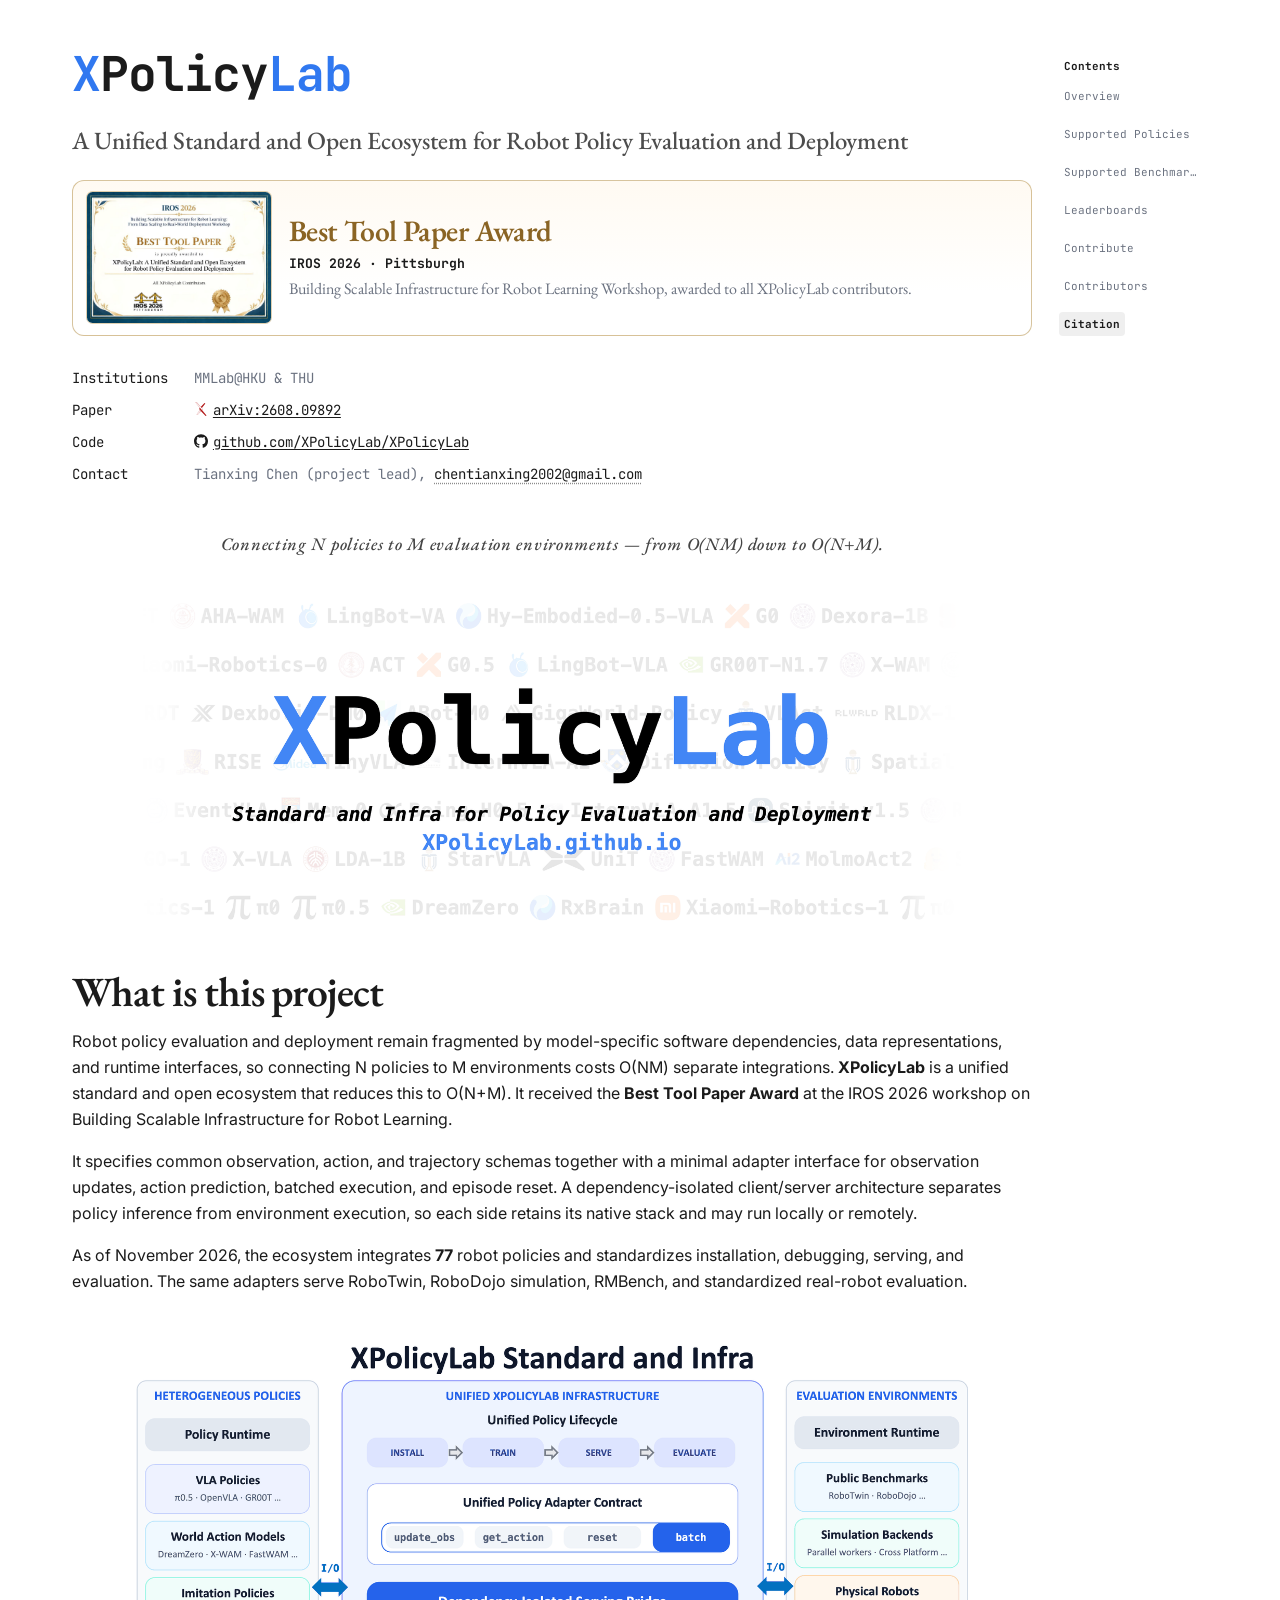
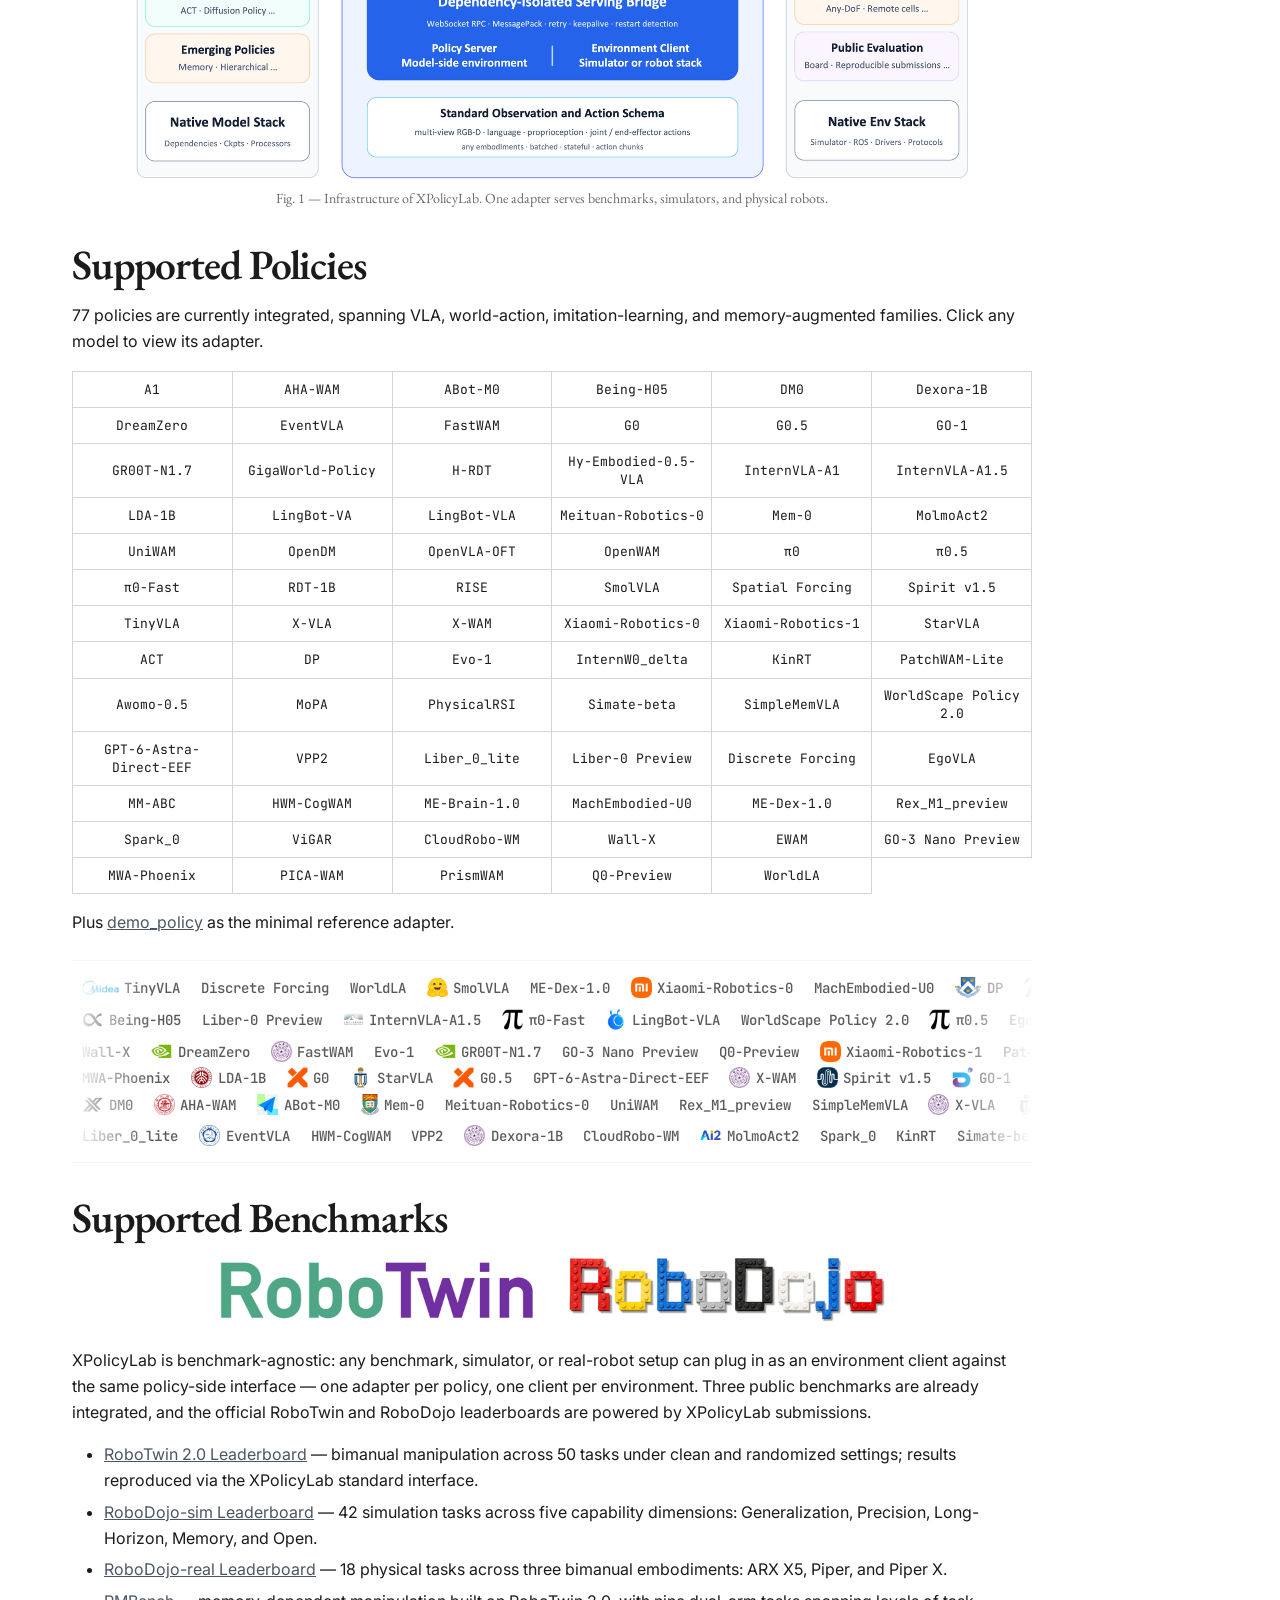
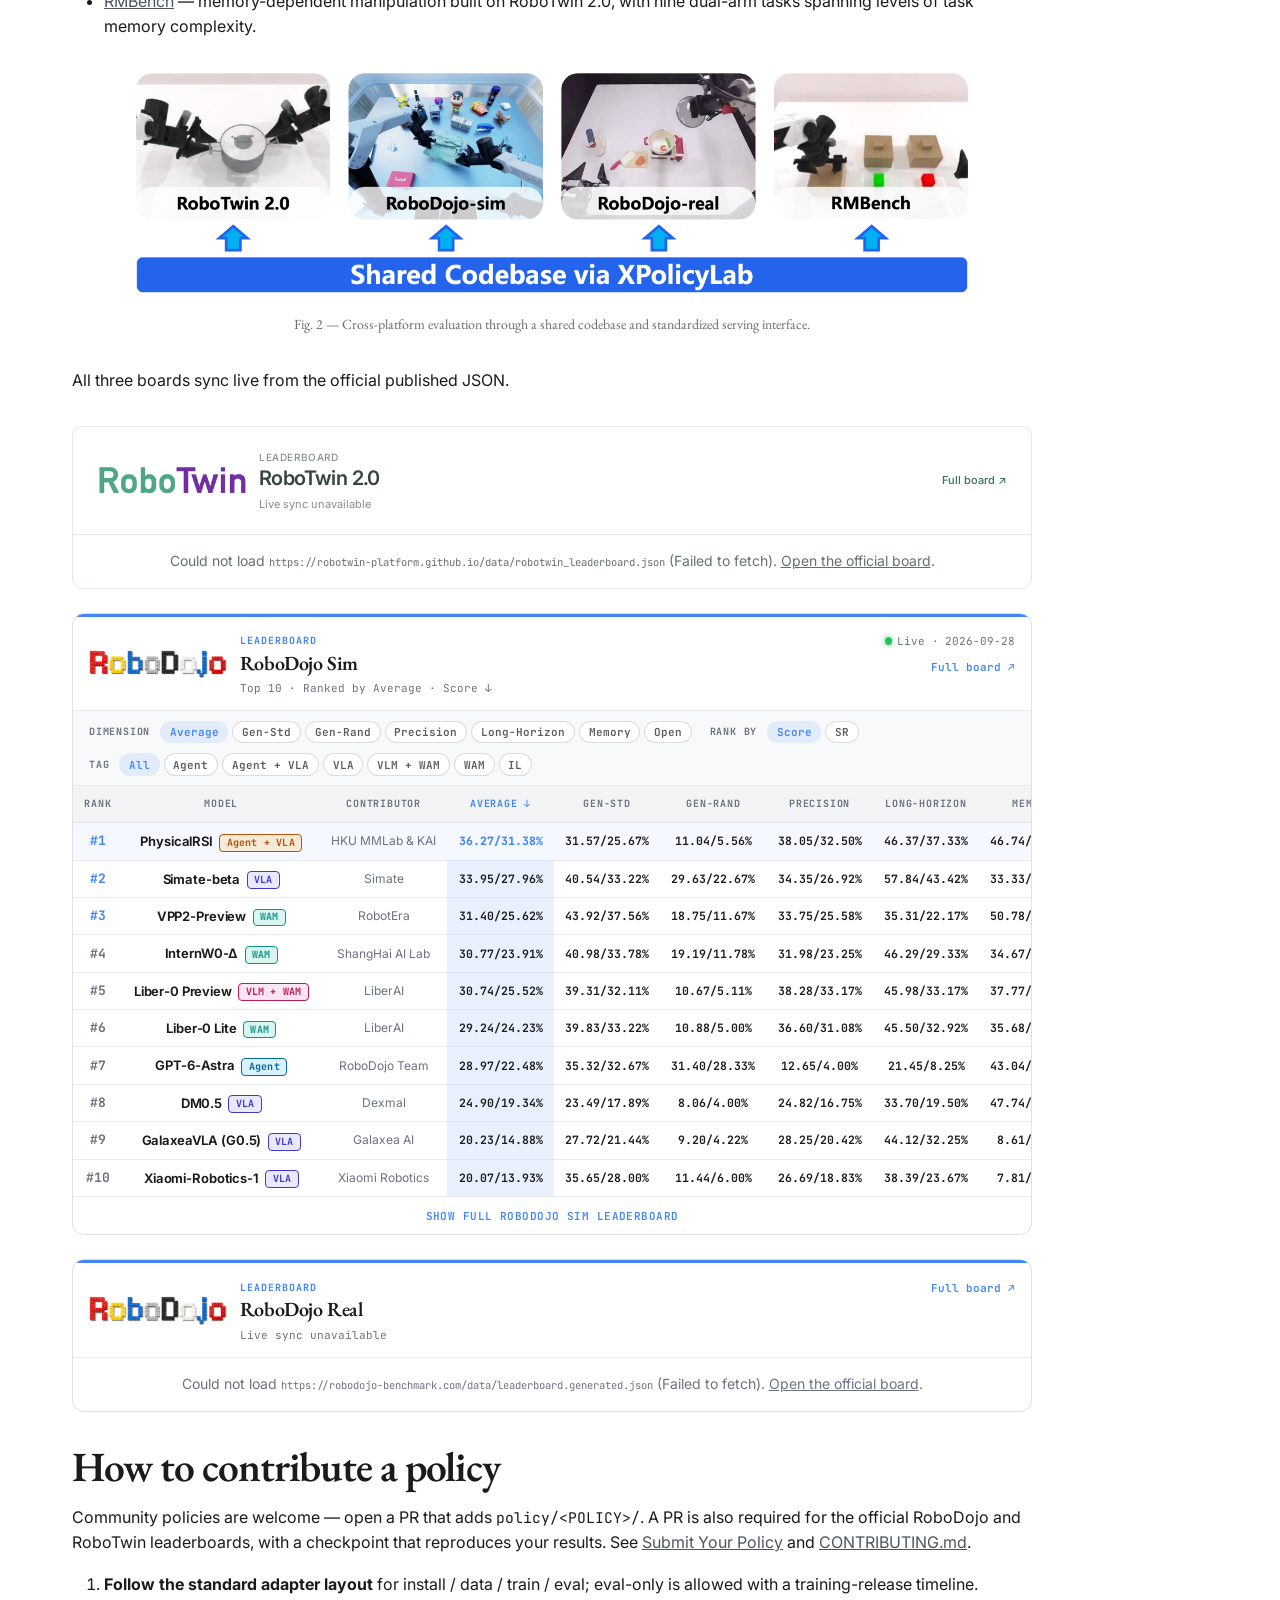
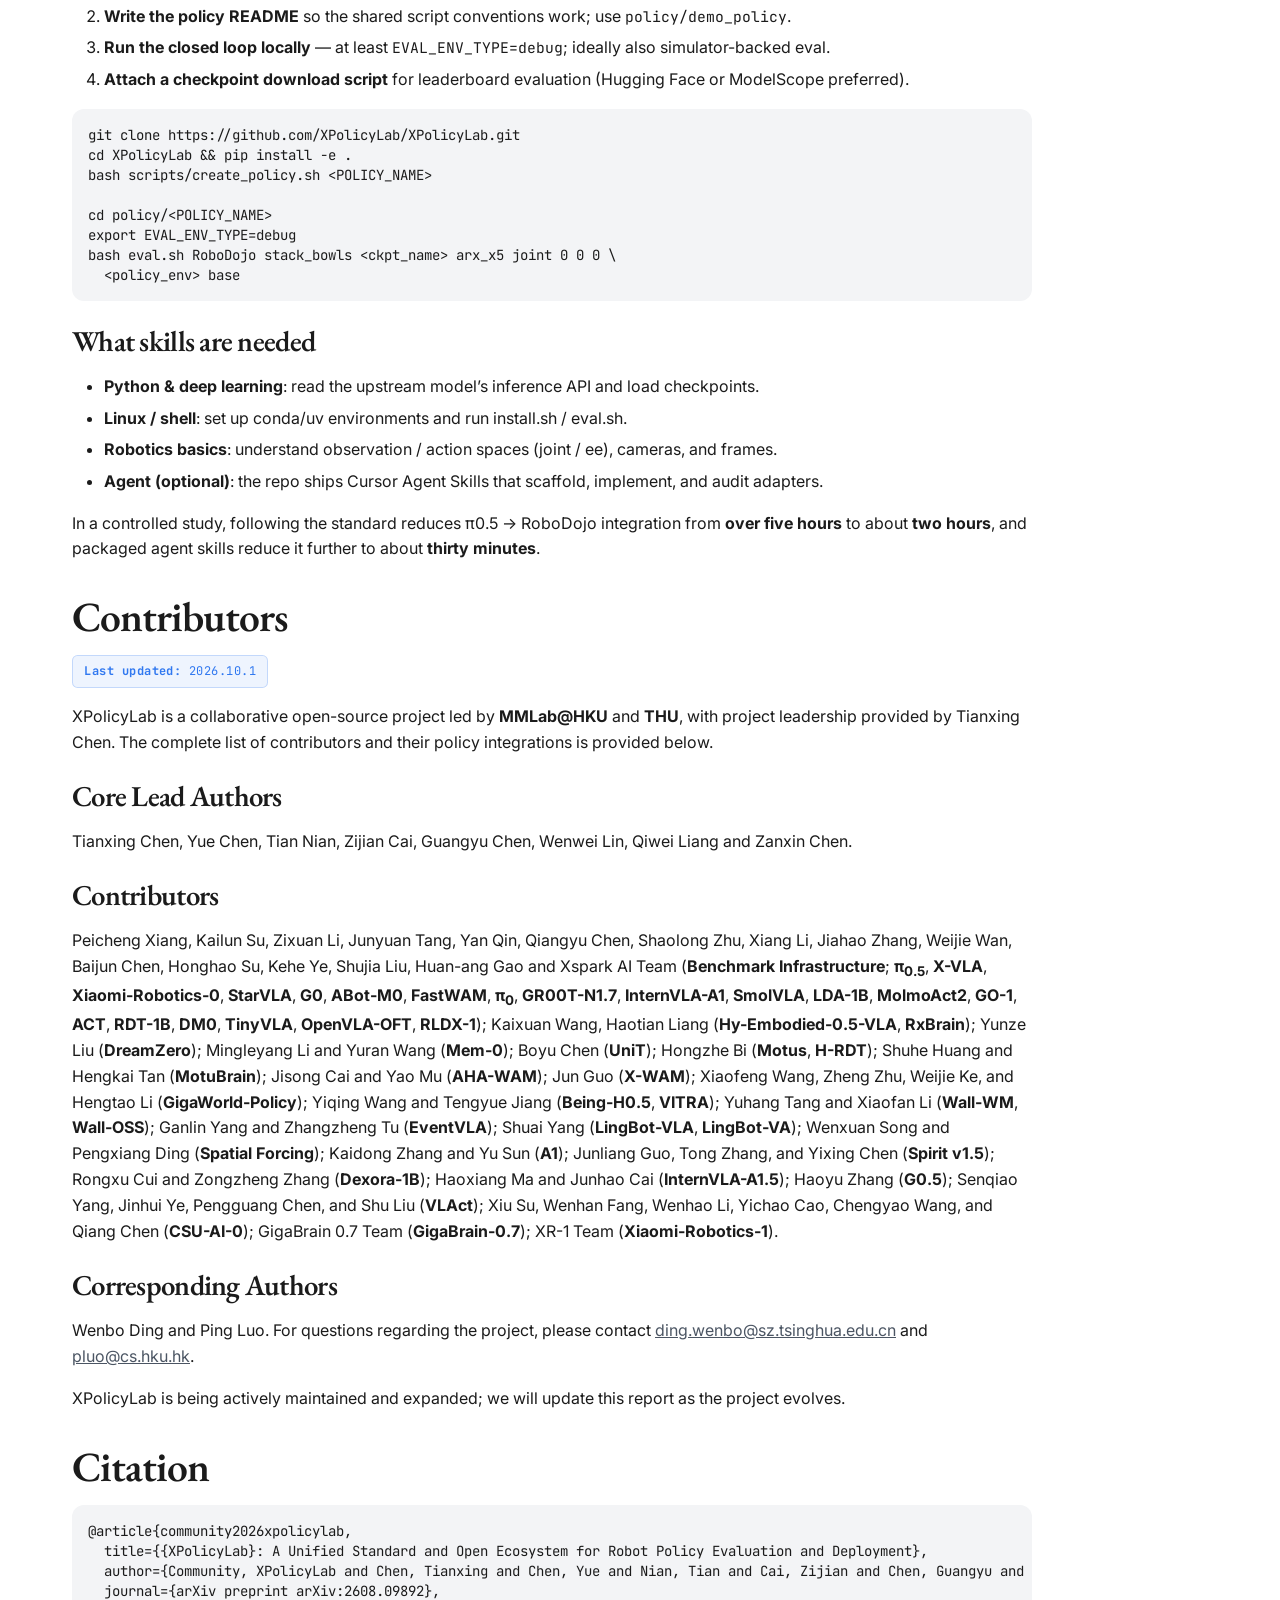
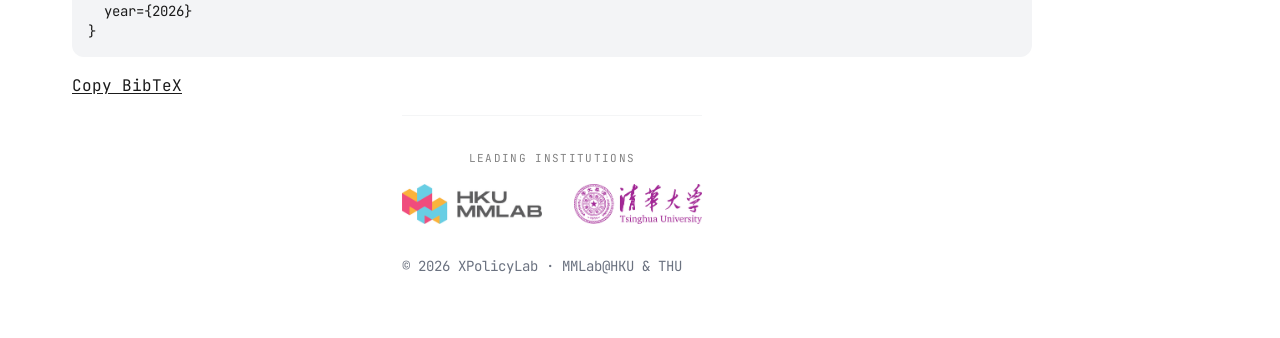
<file: index.html>
<!DOCTYPE html>
<html lang="en">
<head>
  <meta charset="UTF-8">
  <meta name="viewport" content="width=device-width, initial-scale=1.0">
  <title>XPolicyLab: A Unified Standard and Open Ecosystem for Robot Policy Evaluation and Deployment</title>
  <meta name="description" content="XPolicyLab is a unified standard and open ecosystem for robot policy evaluation and deployment, connecting policies to RoboTwin and RoboDojo through one adapter interface.">
  <meta name="robots" content="index, follow">
  <link rel="canonical" href="https://xpolicylab.github.io/">
  <meta property="og:title" content="XPolicyLab">
  <meta property="og:description" content="A unified standard and open ecosystem for robot policy evaluation and deployment.">
  <meta property="og:type" content="website">
  <meta property="og:url" content="https://xpolicylab.github.io/">
  <meta property="og:image" content="assets/teaser.png">
  <meta name="twitter:card" content="summary_large_image">
  <link rel="icon" href="assets/favicon.png" type="image/png">
  <link rel="preconnect" href="https://fonts.googleapis.com">
  <link rel="preconnect" href="https://fonts.gstatic.com" crossorigin>
  <link rel="preconnect" href="https://robotwin-platform.github.io">
  <link rel="alternate" type="application/json" href="https://robotwin-platform.github.io/data/index.json" title="Leaderboard data index">
  <link href="https://fonts.googleapis.com/css2?family=EB+Garamond:wght@400;500;600;700&family=Inter:wght@400;600;700&family=JetBrains+Mono:wght@400;600;700&display=swap" rel="stylesheet">
  <link rel="stylesheet" href="css/styles.css?v=50">
  <link rel="stylesheet" href="css/leaderboard.css?v=53">
</head>
<body>
  <div class="page">
    <div class="layout" id="top">
      <article>
        <h1 class="article-title"><span class="t-blue">X</span><span class="t-black">Policy</span><span class="t-blue">Lab</span></h1>
        <p class="article-subtitle">
          A Unified Standard and Open Ecosystem for Robot Policy Evaluation and Deployment
        </p>

        <a class="award-callout" href="assets/award/2026-iros-best-tool.jpg" target="_blank" rel="noopener noreferrer">
          <img src="assets/award/2026-iros-best-tool.jpg" alt="IROS 2026 Best Tool Paper certificate awarded to XPolicyLab" width="1024" height="731">
          <span class="award-callout-copy">
            <span class="award-callout-kicker">Best Tool Paper Award</span>
            <span class="award-callout-title">IROS 2026 · Pittsburgh</span>
            <span class="award-callout-detail">Building Scalable Infrastructure for Robot Learning Workshop, awarded to all XPolicyLab contributors.</span>
          </span>
        </a>

        <div class="meta-bar">
          <div class="meta-row">
            <span class="meta-label">Institutions</span>
            <span class="meta-value">MMLab@HKU &amp; THU</span>
          </div>
          <div class="meta-row">
            <span class="meta-label">Paper</span>
            <span class="meta-value">
              <a class="paper-link" href="https://arxiv.org/abs/2608.09892" target="_blank" rel="noopener noreferrer"><img class="meta-icon" src="assets/arxiv.svg" alt="arXiv">arXiv:2608.09892</a>
            </span>
          </div>
          <div class="meta-row">
            <span class="meta-label">Code</span>
            <span class="meta-value">
              <a href="https://github.com/XPolicyLab/XPolicyLab" target="_blank" rel="noopener noreferrer"><img class="meta-icon" src="assets/github.svg" alt="GitHub">github.com/XPolicyLab/XPolicyLab</a>
            </span>
          </div>
          <div class="meta-row">
            <span class="meta-label">Contact</span>
            <span class="meta-value">
              Tianxing Chen (project lead),
              <a href="mailto:chentianxing2002@gmail.com">chentianxing2002@gmail.com</a>
            </span>
          </div>
        </div>

        <p class="lead">
          Connecting N policies to M evaluation environments — from O(NM) down to O(N+M).
        </p>

        <figure class="figure">
          <img src="assets/teaser.png" alt="XPolicyLab overview" width="1600" height="670" loading="eager">
        </figure>

        <div class="prose">
          <h2 id="overview">What is this project</h2>
          <p>
            Robot policy evaluation and deployment remain fragmented by model-specific software
            dependencies, data representations, and runtime interfaces, so connecting N policies to
            M environments costs O(NM) separate integrations.
            <strong>XPolicyLab</strong> is a unified standard and open ecosystem that reduces this to O(N+M).
            It received the <strong>Best Tool Paper Award</strong> at the IROS 2026 workshop on Building Scalable Infrastructure for Robot Learning.
          </p>
          <p>
            It specifies common observation, action, and trajectory schemas together with a minimal
            adapter interface for observation updates, action prediction, batched execution, and episode reset.
            A dependency-isolated client/server architecture separates policy inference from environment
            execution, so each side retains its native stack and may run locally or remotely.
          </p>
          <p>
            As of November 2026, the ecosystem integrates <strong>77</strong> robot policies and standardizes
            installation, debugging, serving, and evaluation. The same adapters serve RoboTwin,
            RoboDojo simulation, RMBench, and standardized real-robot evaluation.
          </p>

          <figure class="figure">
            <img src="assets/method.png" alt="XPolicyLab infrastructure" width="1600" height="871" loading="lazy">
            <figcaption>Fig. 1 — Infrastructure of XPolicyLab. One adapter serves benchmarks, simulators, and physical robots.</figcaption>
          </figure>

          <h2 id="policies">Supported Policies</h2>
          <p>
            77 policies are currently integrated, spanning VLA, world-action, imitation-learning,
            and memory-augmented families. Click any model to view its adapter.
          </p>
          <div class="policy-table-wrap">
            <table class="policy-table">
              <tbody>
                <!-- BEGIN POLICY TABLE (generated by scripts/sync_policies.py) -->
                <tr>
                  <td><a href="https://github.com/XPolicyLab/XPolicyLab/tree/main/policy/A1" target="_blank" rel="noopener noreferrer">A1</a></td>
                  <td><a href="https://github.com/XPolicyLab/XPolicyLab/tree/main/policy/AHA_WAM" target="_blank" rel="noopener noreferrer">AHA-WAM</a></td>
                  <td><a href="https://github.com/XPolicyLab/XPolicyLab/tree/main/policy/Abot_M0" target="_blank" rel="noopener noreferrer">ABot-M0</a></td>
                  <td><a href="https://github.com/XPolicyLab/XPolicyLab/tree/main/policy/Being_H05" target="_blank" rel="noopener noreferrer">Being-H05</a></td>
                  <td><a href="https://github.com/XPolicyLab/XPolicyLab/tree/main/policy/Dexbotic_DM0" target="_blank" rel="noopener noreferrer">DM0</a></td>
                  <td><a href="https://github.com/XPolicyLab/XPolicyLab/tree/main/policy/Dexora_1B" target="_blank" rel="noopener noreferrer">Dexora-1B</a></td>
                </tr>
                <tr>
                  <td><a href="https://github.com/XPolicyLab/XPolicyLab/tree/main/policy/DreamZero" target="_blank" rel="noopener noreferrer">DreamZero</a></td>
                  <td><a href="https://github.com/XPolicyLab/XPolicyLab/tree/main/policy/EventVLA" target="_blank" rel="noopener noreferrer">EventVLA</a></td>
                  <td><a href="https://github.com/XPolicyLab/XPolicyLab/tree/main/policy/FastWAM" target="_blank" rel="noopener noreferrer">FastWAM</a></td>
                  <td><a href="https://github.com/XPolicyLab/XPolicyLab/tree/main/policy/GalaxeaVLA" target="_blank" rel="noopener noreferrer">G0</a></td>
                  <td><a href="https://github.com/XPolicyLab/XPolicyLab/tree/main/policy/G05" target="_blank" rel="noopener noreferrer">G0.5</a></td>
                  <td><a href="https://github.com/XPolicyLab/XPolicyLab/tree/main/policy/GO1" target="_blank" rel="noopener noreferrer">GO-1</a></td>
                </tr>
                <tr>
                  <td><a href="https://github.com/XPolicyLab/XPolicyLab/tree/main/policy/GR00T_N17" target="_blank" rel="noopener noreferrer">GR00T-N1.7</a></td>
                  <td><a href="https://github.com/XPolicyLab/XPolicyLab/tree/main/policy/GigaWorldPolicy" target="_blank" rel="noopener noreferrer">GigaWorld-Policy</a></td>
                  <td><a href="https://github.com/XPolicyLab/XPolicyLab/tree/main/policy/H_RDT" target="_blank" rel="noopener noreferrer">H-RDT</a></td>
                  <td><a href="https://github.com/XPolicyLab/XPolicyLab/tree/main/policy/Hy_Embodied_05_VLA" target="_blank" rel="noopener noreferrer">Hy-Embodied-0.5-VLA</a></td>
                  <td><a href="https://github.com/XPolicyLab/XPolicyLab/tree/main/policy/InternVLA_A1" target="_blank" rel="noopener noreferrer">InternVLA-A1</a></td>
                  <td><a href="https://github.com/XPolicyLab/XPolicyLab/tree/main/policy/InternVLA_A1_5" target="_blank" rel="noopener noreferrer">InternVLA-A1.5</a></td>
                </tr>
                <tr>
                  <td><a href="https://github.com/XPolicyLab/XPolicyLab/tree/main/policy/LDA_1B" target="_blank" rel="noopener noreferrer">LDA-1B</a></td>
                  <td><a href="https://github.com/XPolicyLab/XPolicyLab/tree/main/policy/LingBot_VA" target="_blank" rel="noopener noreferrer">LingBot-VA</a></td>
                  <td><a href="https://github.com/XPolicyLab/XPolicyLab/tree/main/policy/LingBot_VLA" target="_blank" rel="noopener noreferrer">LingBot-VLA</a></td>
                  <td><a href="https://github.com/XPolicyLab/XPolicyLab/tree/main/policy/Meituan_Robotics_0" target="_blank" rel="noopener noreferrer">Meituan-Robotics-0</a></td>
                  <td><a href="https://github.com/XPolicyLab/XPolicyLab/tree/main/policy/Mem_0" target="_blank" rel="noopener noreferrer">Mem-0</a></td>
                  <td><a href="https://github.com/XPolicyLab/XPolicyLab/tree/main/policy/MolmoAct2" target="_blank" rel="noopener noreferrer">MolmoAct2</a></td>
                </tr>
                <tr>
                  <td><a href="https://github.com/XPolicyLab/XPolicyLab/tree/main/policy/UniWAM" target="_blank" rel="noopener noreferrer">UniWAM</a></td>
                  <td><a href="https://github.com/XPolicyLab/XPolicyLab/tree/main/policy/OpenDM" target="_blank" rel="noopener noreferrer">OpenDM</a></td>
                  <td><a href="https://github.com/XPolicyLab/XPolicyLab/tree/main/policy/OpenVLA_OFT" target="_blank" rel="noopener noreferrer">OpenVLA-OFT</a></td>
                  <td><a href="https://github.com/XPolicyLab/XPolicyLab/tree/main/policy/OpenWAM" target="_blank" rel="noopener noreferrer">OpenWAM</a></td>
                  <td><a href="https://github.com/XPolicyLab/XPolicyLab/tree/main/policy/Pi_0" target="_blank" rel="noopener noreferrer">π0</a></td>
                  <td><a href="https://github.com/XPolicyLab/XPolicyLab/tree/main/policy/Pi_05" target="_blank" rel="noopener noreferrer">π0.5</a></td>
                </tr>
                <tr>
                  <td><a href="https://github.com/XPolicyLab/XPolicyLab/tree/main/policy/Pi_0_Fast" target="_blank" rel="noopener noreferrer">π0-Fast</a></td>
                  <td><a href="https://github.com/XPolicyLab/XPolicyLab/tree/main/policy/RDT_1B" target="_blank" rel="noopener noreferrer">RDT-1B</a></td>
                  <td><a href="https://github.com/XPolicyLab/XPolicyLab/tree/main/policy/RISE" target="_blank" rel="noopener noreferrer">RISE</a></td>
                  <td><a href="https://github.com/XPolicyLab/XPolicyLab/tree/main/policy/SmolVLA" target="_blank" rel="noopener noreferrer">SmolVLA</a></td>
                  <td><a href="https://github.com/XPolicyLab/XPolicyLab/tree/main/policy/Spatial_Forcing" target="_blank" rel="noopener noreferrer">Spatial Forcing</a></td>
                  <td><a href="https://github.com/XPolicyLab/XPolicyLab/tree/main/policy/Spirit_v15" target="_blank" rel="noopener noreferrer">Spirit v1.5</a></td>
                </tr>
                <tr>
                  <td><a href="https://github.com/XPolicyLab/XPolicyLab/tree/main/policy/TinyVLA" target="_blank" rel="noopener noreferrer">TinyVLA</a></td>
                  <td><a href="https://github.com/XPolicyLab/XPolicyLab/tree/main/policy/X_VLA" target="_blank" rel="noopener noreferrer">X-VLA</a></td>
                  <td><a href="https://github.com/XPolicyLab/XPolicyLab/tree/main/policy/X_WAM" target="_blank" rel="noopener noreferrer">X-WAM</a></td>
                  <td><a href="https://github.com/XPolicyLab/XPolicyLab/tree/main/policy/Xiaomi_Robotics_0" target="_blank" rel="noopener noreferrer">Xiaomi-Robotics-0</a></td>
                  <td><a href="https://github.com/XPolicyLab/XPolicyLab/tree/main/policy/Xiaomi_Robotics_1" target="_blank" rel="noopener noreferrer">Xiaomi-Robotics-1</a></td>
                  <td><a href="https://github.com/XPolicyLab/XPolicyLab/tree/main/policy/StarVLA" target="_blank" rel="noopener noreferrer">StarVLA</a></td>
                </tr>
                <tr>
                  <td><a href="https://github.com/XPolicyLab/XPolicyLab/tree/main/policy/ACT" target="_blank" rel="noopener noreferrer">ACT</a></td>
                  <td><a href="https://github.com/XPolicyLab/XPolicyLab/tree/main/policy/DP" target="_blank" rel="noopener noreferrer">DP</a></td>
                  <td><a href="https://github.com/XPolicyLab/XPolicyLab/tree/main/policy/Evo_1" target="_blank" rel="noopener noreferrer">Evo-1</a></td>
                  <td><a href="https://github.com/XPolicyLab/XPolicyLab/tree/main/policy/InternW0_delta" target="_blank" rel="noopener noreferrer">InternW0_delta</a></td>
                  <td><a href="https://github.com/XPolicyLab/XPolicyLab/tree/main/policy/KinRT" target="_blank" rel="noopener noreferrer">KinRT</a></td>
                  <td><a href="https://github.com/XPolicyLab/XPolicyLab/tree/main/policy/PatchWAM" target="_blank" rel="noopener noreferrer">PatchWAM-Lite</a></td>
                </tr>
                <tr>
                  <td><a href="https://github.com/XPolicyLab/XPolicyLab/tree/main/policy/Awomo05" target="_blank" rel="noopener noreferrer">Awomo-0.5</a></td>
                  <td><a href="https://github.com/XPolicyLab/XPolicyLab/tree/main/policy/MoPA" target="_blank" rel="noopener noreferrer">MoPA</a></td>
                  <td><a href="https://github.com/XPolicyLab/XPolicyLab/tree/main/policy/PhysicalRSI" target="_blank" rel="noopener noreferrer">PhysicalRSI</a></td>
                  <td><a href="https://github.com/XPolicyLab/XPolicyLab/tree/main/policy/Simate_beta" target="_blank" rel="noopener noreferrer">Simate-beta</a></td>
                  <td><a href="https://github.com/XPolicyLab/XPolicyLab/tree/main/policy/SimpleMemVLA" target="_blank" rel="noopener noreferrer">SimpleMemVLA</a></td>
                  <td><a href="https://github.com/XPolicyLab/XPolicyLab/tree/main/policy/WorldScape_Policy_2" target="_blank" rel="noopener noreferrer">WorldScape Policy 2.0</a></td>
                </tr>
                <tr>
                  <td><a href="https://github.com/XPolicyLab/XPolicyLab/tree/main/policy/GPT_6_Astra_Direct_EEF" target="_blank" rel="noopener noreferrer">GPT-6-Astra-Direct-EEF</a></td>
                  <td><a href="https://github.com/XPolicyLab/XPolicyLab/tree/main/policy/VPP2" target="_blank" rel="noopener noreferrer">VPP2</a></td>
                  <td><a href="https://github.com/XPolicyLab/XPolicyLab/tree/main/policy/Liber_0_lite" target="_blank" rel="noopener noreferrer">Liber_0_lite</a></td>
                  <td><a href="https://github.com/XPolicyLab/XPolicyLab/tree/main/policy/Liber_0_preview" target="_blank" rel="noopener noreferrer">Liber-0 Preview</a></td>
                  <td><a href="https://github.com/XPolicyLab/XPolicyLab/tree/main/policy/Discrete_Forcing" target="_blank" rel="noopener noreferrer">Discrete Forcing</a></td>
                  <td><a href="https://github.com/XPolicyLab/XPolicyLab/tree/main/policy/EgoVLA" target="_blank" rel="noopener noreferrer">EgoVLA</a></td>
                </tr>
                <tr>
                  <td><a href="https://github.com/XPolicyLab/XPolicyLab/tree/main/policy/MM_ABC" target="_blank" rel="noopener noreferrer">MM-ABC</a></td>
                  <td><a href="https://github.com/XPolicyLab/XPolicyLab/tree/main/policy/HWM_CogWAM" target="_blank" rel="noopener noreferrer">HWM-CogWAM</a></td>
                  <td><a href="https://github.com/XPolicyLab/XPolicyLab/tree/main/policy/ME_Brain_1" target="_blank" rel="noopener noreferrer">ME-Brain-1.0</a></td>
                  <td><a href="https://github.com/XPolicyLab/XPolicyLab/tree/main/policy/MachEmbodied-U0" target="_blank" rel="noopener noreferrer">MachEmbodied-U0</a></td>
                  <td><a href="https://github.com/XPolicyLab/XPolicyLab/tree/main/policy/ME_Dex_1_0" target="_blank" rel="noopener noreferrer">ME-Dex-1.0</a></td>
                  <td><a href="https://github.com/XPolicyLab/XPolicyLab/tree/main/policy/Rex_M1_preview" target="_blank" rel="noopener noreferrer">Rex_M1_preview</a></td>
                </tr>
                <tr>
                  <td><a href="https://github.com/XPolicyLab/XPolicyLab/tree/main/policy/Spark_0" target="_blank" rel="noopener noreferrer">Spark_0</a></td>
                  <td><a href="https://github.com/XPolicyLab/XPolicyLab/tree/main/policy/ViGAR" target="_blank" rel="noopener noreferrer">ViGAR</a></td>
                  <td><a href="https://github.com/XPolicyLab/XPolicyLab/tree/main/policy/CloudRobo_WM" target="_blank" rel="noopener noreferrer">CloudRobo-WM</a></td>
                  <td><a href="https://github.com/XPolicyLab/XPolicyLab/tree/main/policy/WallX" target="_blank" rel="noopener noreferrer">Wall-X</a></td>
                  <td><a href="https://github.com/XPolicyLab/XPolicyLab/tree/main/policy/EWAM" target="_blank" rel="noopener noreferrer">EWAM</a></td>
                  <td><a href="https://github.com/XPolicyLab/XPolicyLab/tree/main/policy/GO_3_Nano_preview" target="_blank" rel="noopener noreferrer">GO-3 Nano Preview</a></td>
                </tr>
                <tr>
                  <td><a href="https://github.com/XPolicyLab/XPolicyLab/tree/main/policy/MWA_Phoenix" target="_blank" rel="noopener noreferrer">MWA-Phoenix</a></td>
                  <td><a href="https://github.com/XPolicyLab/XPolicyLab/tree/main/policy/PICA_WAM" target="_blank" rel="noopener noreferrer">PICA-WAM</a></td>
                  <td><a href="https://github.com/XPolicyLab/XPolicyLab/tree/main/policy/PrismWAM" target="_blank" rel="noopener noreferrer">PrismWAM</a></td>
                  <td><a href="https://github.com/XPolicyLab/XPolicyLab/tree/main/policy/Q0_Preview" target="_blank" rel="noopener noreferrer">Q0-Preview</a></td>
                  <td><a href="https://github.com/XPolicyLab/XPolicyLab/tree/main/policy/WorldLA" target="_blank" rel="noopener noreferrer">WorldLA</a></td>
                </tr>
                <!-- END POLICY TABLE -->
              </tbody>
            </table>
          </div>
          <p>
            Plus
            <a href="https://github.com/XPolicyLab/XPolicyLab/tree/main/policy/demo_policy" target="_blank" rel="noopener noreferrer">demo_policy</a>
            as the minimal reference adapter.
          </p>
        </div>

        <div class="policy-marquee" aria-label="Supported policies">
          <div class="marquee-fade marquee-fade-left"></div>
          <div class="marquee-fade marquee-fade-right"></div>
          <div class="marquee-stage" id="marquee-stage"></div>
        </div>

        <div class="prose">
          <h2 id="benchmarks">Supported Benchmarks</h2>
          <div class="bench-logos">
            <a href="https://robotwin-platform.github.io/leaderboard" target="_blank" rel="noopener noreferrer">
              <img src="assets/robotwin.png" alt="RoboTwin 2.0">
            </a>
            <a href="https://robodojo-benchmark.com/leaderboard" target="_blank" rel="noopener noreferrer">
              <img src="assets/robodojo.png" alt="RoboDojo">
            </a>
          </div>
          <p>
            XPolicyLab is benchmark-agnostic: any benchmark, simulator, or real-robot setup can plug in
            as an environment client against the same policy-side interface — one adapter per policy,
            one client per environment. Three public benchmarks are already integrated, and the official
            RoboTwin and RoboDojo leaderboards are powered by XPolicyLab submissions.
          </p>
          <ul>
            <li>
              <a href="https://robotwin-platform.github.io/leaderboard" target="_blank" rel="noopener noreferrer">RoboTwin 2.0 Leaderboard</a>
              — bimanual manipulation across 50 tasks under clean and randomized settings; results reproduced via the XPolicyLab standard interface.
            </li>
            <li>
              <a href="https://robodojo-benchmark.com/leaderboard" target="_blank" rel="noopener noreferrer">RoboDojo-sim Leaderboard</a>
              — 42 simulation tasks across five capability dimensions: Generalization, Precision, Long-Horizon, Memory, and Open.
            </li>
            <li>
              <a href="https://robodojo-benchmark.com/leaderboard" target="_blank" rel="noopener noreferrer">RoboDojo-real Leaderboard</a>
              — 18 physical tasks across three bimanual embodiments: ARX X5, Piper, and Piper X.
            </li>
            <li>
              <a href="https://rmbench.github.io/" target="_blank" rel="noopener noreferrer">RMBench</a>
              — memory-dependent manipulation built on RoboTwin 2.0, with nine dual-arm tasks spanning levels of task memory complexity.
            </li>
          </ul>
          <figure class="figure">
            <img src="assets/case.png" alt="Cross-platform evaluation via XPolicyLab across RoboTwin, RoboDojo, and RMBench" width="1024" height="286" loading="lazy">
            <figcaption>Fig. 2 — Cross-platform evaluation through a shared codebase and standardized serving interface.</figcaption>
          </figure>
          <p>
            All three boards sync live from the official published JSON.
          </p>
        </div>

        <div class="lb-stack" id="leaderboards" aria-label="Live leaderboard previews">
          <div data-xpl-lb="robotwin" data-top="10" data-refresh="300"></div>
          <div data-xpl-lb="robodojo" data-top="10" data-refresh="300"></div>
          <div data-xpl-lb="robodojo-real" data-top="10" data-refresh="300"></div>
        </div>

        <div class="prose">
          <h2 id="submit">How to contribute a policy</h2>
          <p>
            Community policies are welcome — open a PR that adds <code>policy/&lt;POLICY&gt;/</code>.
            A PR is also required for the official RoboDojo and RoboTwin leaderboards, with a checkpoint
            that reproduces your results. See
            <a href="https://github.com/XPolicyLab/XPolicyLab#-submit-your-policy" target="_blank" rel="noopener noreferrer">Submit Your Policy</a>
            and
            <a href="https://github.com/XPolicyLab/XPolicyLab/blob/main/CONTRIBUTING.md" target="_blank" rel="noopener noreferrer">CONTRIBUTING.md</a>.
          </p>
          <ol>
            <li><strong>Follow the standard adapter layout</strong> for install / data / train / eval; eval-only is allowed with a training-release timeline.</li>
            <li><strong>Write the policy README</strong> so the shared script conventions work; use <code>policy/demo_policy</code>.</li>
            <li><strong>Run the closed loop locally</strong> — at least <code>EVAL_ENV_TYPE=debug</code>; ideally also simulator-backed eval.</li>
            <li><strong>Attach a checkpoint download script</strong> for leaderboard evaluation (Hugging Face or ModelScope preferred).</li>
          </ol>
<pre><code>git clone https://github.com/XPolicyLab/XPolicyLab.git
cd XPolicyLab && pip install -e .
bash scripts/create_policy.sh &lt;POLICY_NAME&gt;

cd policy/&lt;POLICY_NAME&gt;
export EVAL_ENV_TYPE=debug
bash eval.sh RoboDojo stack_bowls &lt;ckpt_name&gt; arx_x5 joint 0 0 0 \
  &lt;policy_env&gt; base</code></pre>

          <h3>What skills are needed</h3>
          <ul>
            <li><strong>Python &amp; deep learning</strong>: read the upstream model’s inference API and load checkpoints.</li>
            <li><strong>Linux / shell</strong>: set up conda/uv environments and run install.sh / eval.sh.</li>
            <li><strong>Robotics basics</strong>: understand observation / action spaces (joint / ee), cameras, and frames.</li>
            <li><strong>Agent (optional)</strong>: the repo ships Cursor Agent Skills that scaffold, implement, and audit adapters.</li>
          </ul>
          <p>
            In a controlled study, following the standard reduces π0.5 → RoboDojo integration from
            <strong>over five hours</strong> to about <strong>two hours</strong>, and packaged agent skills
            reduce it further to about <strong>thirty minutes</strong>.
          </p>

          <h2 id="contributors">Contributors</h2>
          <p class="update-badge"><strong>Last updated:</strong> 2026.10.1</p>
          <p>
            XPolicyLab is a collaborative open-source project led by
            <strong>MMLab@HKU</strong> and <strong>THU</strong>, with project leadership provided by Tianxing Chen.
            The complete list of contributors and their policy integrations is provided below.
          </p>

          <h3>Core Lead Authors</h3>
          <p>
            Tianxing Chen, Yue Chen, Tian Nian, Zijian Cai, Guangyu Chen,
            Wenwei Lin, Qiwei Liang and Zanxin Chen.
          </p>

          <h3>Contributors</h3>
          <p>
            Peicheng Xiang, Kailun Su, Zixuan Li, Junyuan Tang, Yan Qin,
            Qiangyu Chen, Shaolong Zhu, Xiang Li, Jiahao Zhang, Weijie Wan,
            Baijun Chen, Honghao Su, Kehe Ye, Shujia Liu, Huan-ang Gao and Xspark AI Team
            (<strong>Benchmark Infrastructure</strong>;
            <strong>π<sub>0.5</sub></strong>,
            <strong>X-VLA</strong>,
            <strong>Xiaomi-Robotics-0</strong>,
            <strong>StarVLA</strong>,
            <strong>G0</strong>,
            <strong>ABot-M0</strong>,
            <strong>FastWAM</strong>,
            <strong>π<sub>0</sub></strong>,
            <strong>GR00T-N1.7</strong>,
            <strong>InternVLA-A1</strong>,
            <strong>SmolVLA</strong>,
            <strong>LDA-1B</strong>,
            <strong>MolmoAct2</strong>,
            <strong>GO-1</strong>,
            <strong>ACT</strong>,
            <strong>RDT-1B</strong>,
            <strong>DM0</strong>,
            <strong>TinyVLA</strong>,
            <strong>OpenVLA-OFT</strong>,
            <strong>RLDX-1</strong>);
            Kaixuan Wang, Haotian Liang (<strong>Hy-Embodied-0.5-VLA</strong>, <strong>RxBrain</strong>);
            Yunze Liu (<strong>DreamZero</strong>);
            Mingleyang Li and Yuran Wang (<strong>Mem-0</strong>);
            Boyu Chen (<strong>UniT</strong>);
            Hongzhe Bi (<strong>Motus</strong>, <strong>H-RDT</strong>);
            Shuhe Huang and Hengkai Tan (<strong>MotuBrain</strong>);
            Jisong Cai and Yao Mu (<strong>AHA-WAM</strong>);
            Jun Guo (<strong>X-WAM</strong>);
            Xiaofeng Wang, Zheng Zhu, Weijie Ke, and Hengtao Li
            (<strong>GigaWorld-Policy</strong>);
            Yiqing Wang and Tengyue Jiang (<strong>Being-H0.5</strong>, <strong>VITRA</strong>);
            Yuhang Tang and Xiaofan Li (<strong>Wall-WM</strong>, <strong>Wall-OSS</strong>);
            Ganlin Yang and Zhangzheng Tu (<strong>EventVLA</strong>);
            Shuai Yang (<strong>LingBot-VLA</strong>, <strong>LingBot-VA</strong>);
            Wenxuan Song and Pengxiang Ding (<strong>Spatial Forcing</strong>);
            Kaidong Zhang and Yu Sun (<strong>A1</strong>);
            Junliang Guo, Tong Zhang, and Yixing Chen (<strong>Spirit v1.5</strong>);
            Rongxu Cui and Zongzheng Zhang (<strong>Dexora-1B</strong>);
            Haoxiang Ma and Junhao Cai (<strong>InternVLA-A1.5</strong>);
            Haoyu Zhang (<strong>G0.5</strong>);
            Senqiao Yang, Jinhui Ye, Pengguang Chen, and Shu Liu (<strong>VLAct</strong>);
            Xiu Su, Wenhan Fang, Wenhao Li, Yichao Cao, Chengyao Wang, and Qiang Chen (<strong>CSU-AI-0</strong>);
            GigaBrain 0.7 Team (<strong>GigaBrain-0.7</strong>);
            XR-1 Team (<strong>Xiaomi-Robotics-1</strong>).
          </p>

          <h3>Corresponding Authors</h3>
          <p>
            Wenbo Ding and Ping Luo.
            For questions regarding the project, please contact
            <a href="mailto:ding.wenbo@sz.tsinghua.edu.cn">ding.wenbo@sz.tsinghua.edu.cn</a>
            and
            <a href="mailto:pluo@cs.hku.hk">pluo@cs.hku.hk</a>.
          </p>
          <p>
            XPolicyLab is being actively maintained and expanded; we will update this report as the project evolves.
          </p>

          <h2 id="citation">Citation</h2>
<pre id="citation-bibtex"><code>@article{community2026xpolicylab,
  title={{XPolicyLab}: A Unified Standard and Open Ecosystem for Robot Policy Evaluation and Deployment},
  author={Community, XPolicyLab and Chen, Tianxing and Chen, Yue and Nian, Tian and Cai, Zijian and Chen, Guangyu and Lin, Wenwei and Liang, Qiwei and Xiang, Peicheng and Su, Kailun and others},
  journal={arXiv preprint arXiv:2608.09892},
  year={2026}
}</code></pre>
          <p>
            <button type="button" class="text-btn" id="copy-citation">Copy BibTeX</button>
          </p>
        </div>
      </article>

      <aside class="toc" aria-label="Contents">
        <p class="toc-label">Contents</p>
        <ul class="toc-list">
          <li><a href="#overview">Overview</a></li>
          <li><a href="#policies">Supported Policies</a></li>
          <li><a href="#benchmarks">Supported Benchmarks</a></li>
          <li><a href="#leaderboards">Leaderboards</a></li>
          <li><a href="#submit">Contribute</a></li>
          <li><a href="#contributors">Contributors</a></li>
          <li><a href="#citation">Citation</a></li>
        </ul>
      </aside>

      <footer class="site-footer">
        <div class="footer-logos">
          <span class="footer-logos-label">Leading Institutions</span>
          <div class="footer-logos-row">
            <img src="assets/mmlab-hku.png" alt="MMLab@HKU" class="footer-logo-img">
            <img src="assets/tsinghua.png" alt="Tsinghua University" class="footer-logo-img">
          </div>
        </div>
        <p>&copy; 2026 XPolicyLab · MMLab@HKU &amp; THU</p>
      </footer>
    </div>
  </div>

  <script src="js/main.js?v=f1e0bf83"></script>
  <script src="js/leaderboard/robodojo_sim.js?v=53"></script>
  <script src="js/leaderboard/widget.js?v=54"></script>
</body>
</html>
</file>
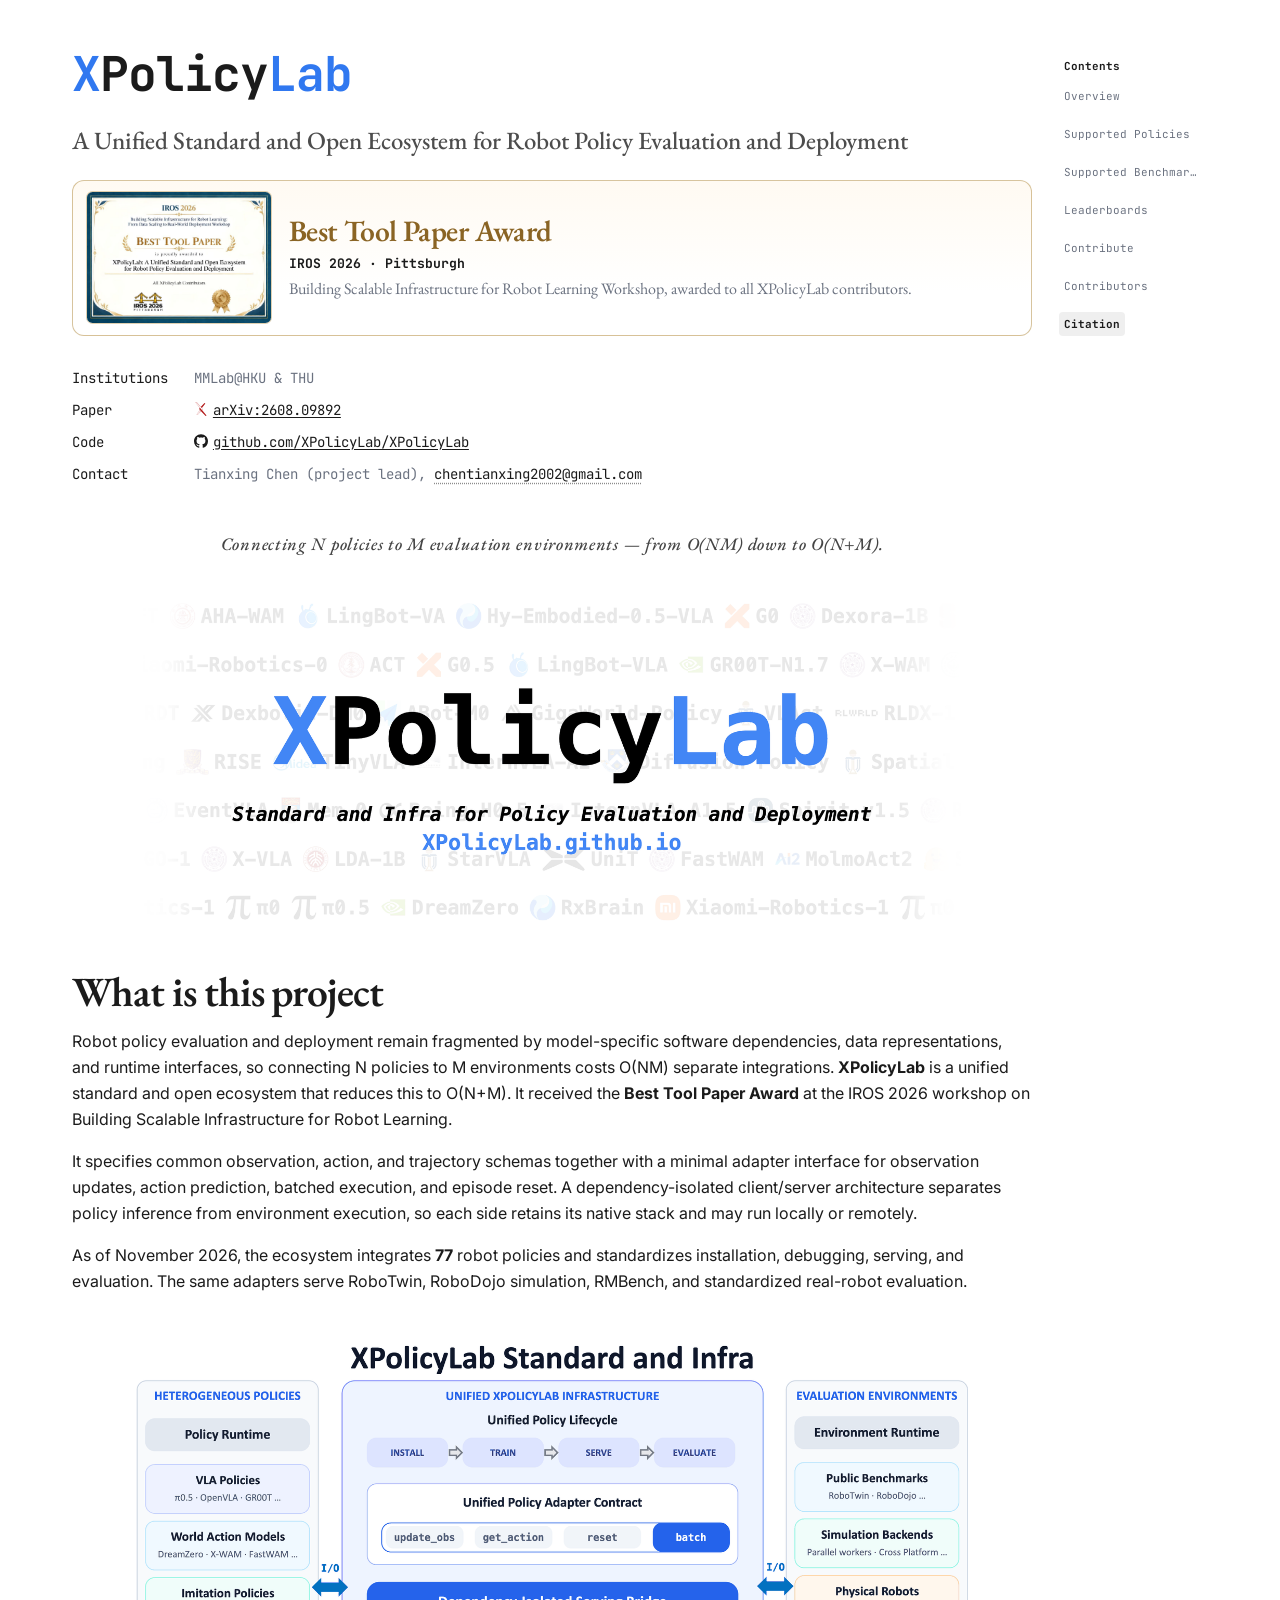
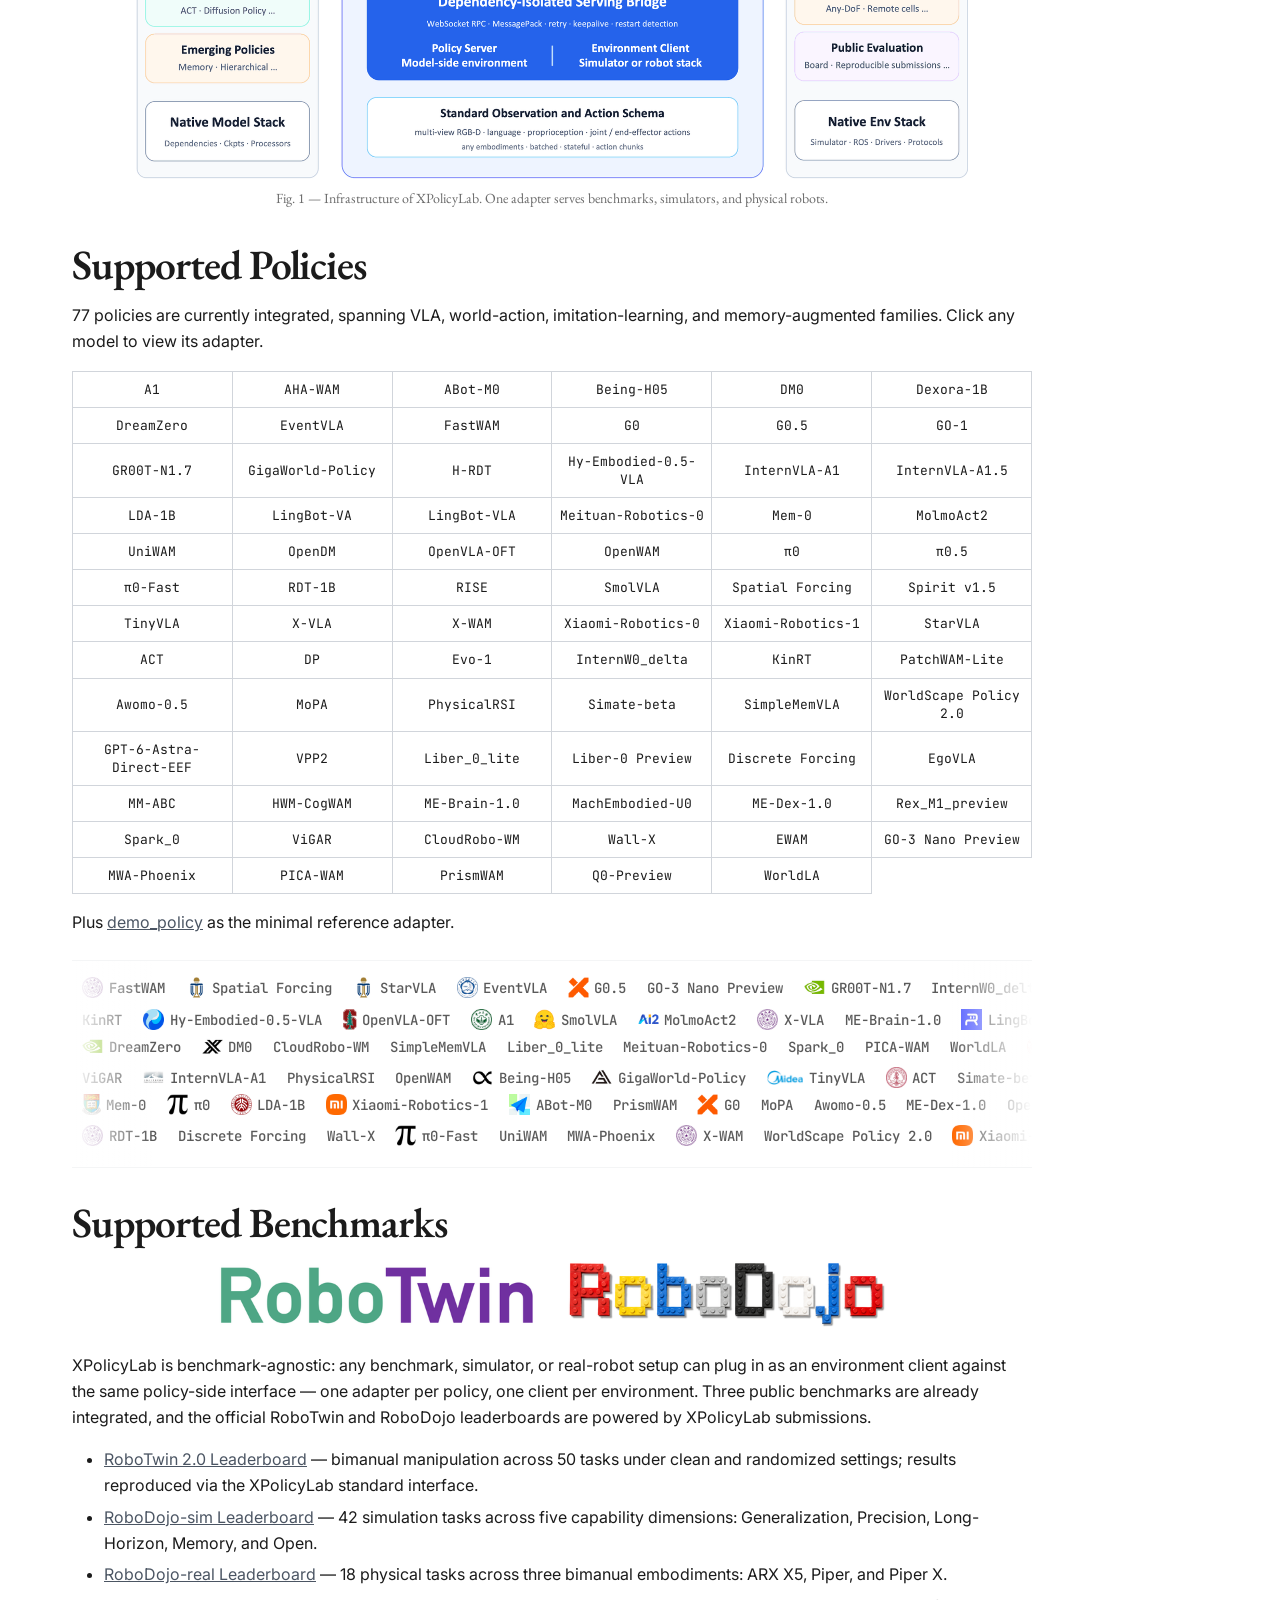
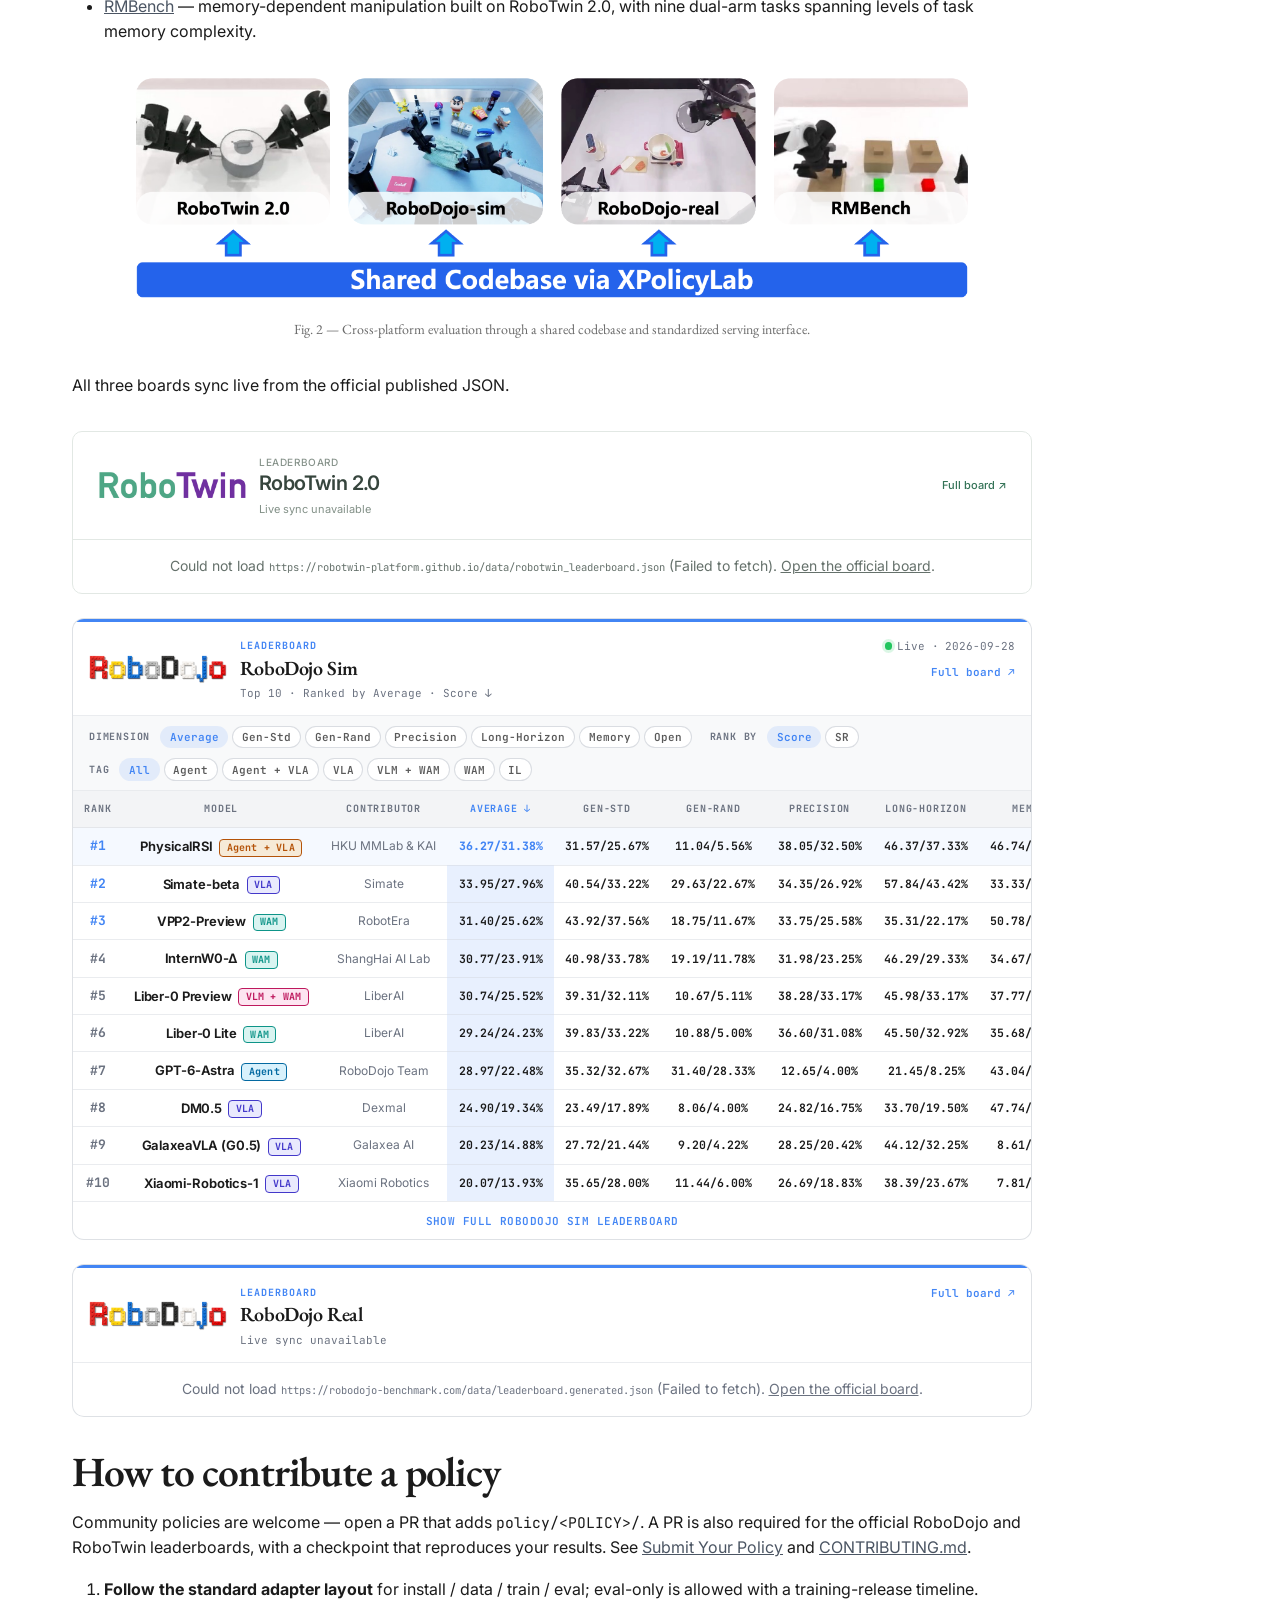
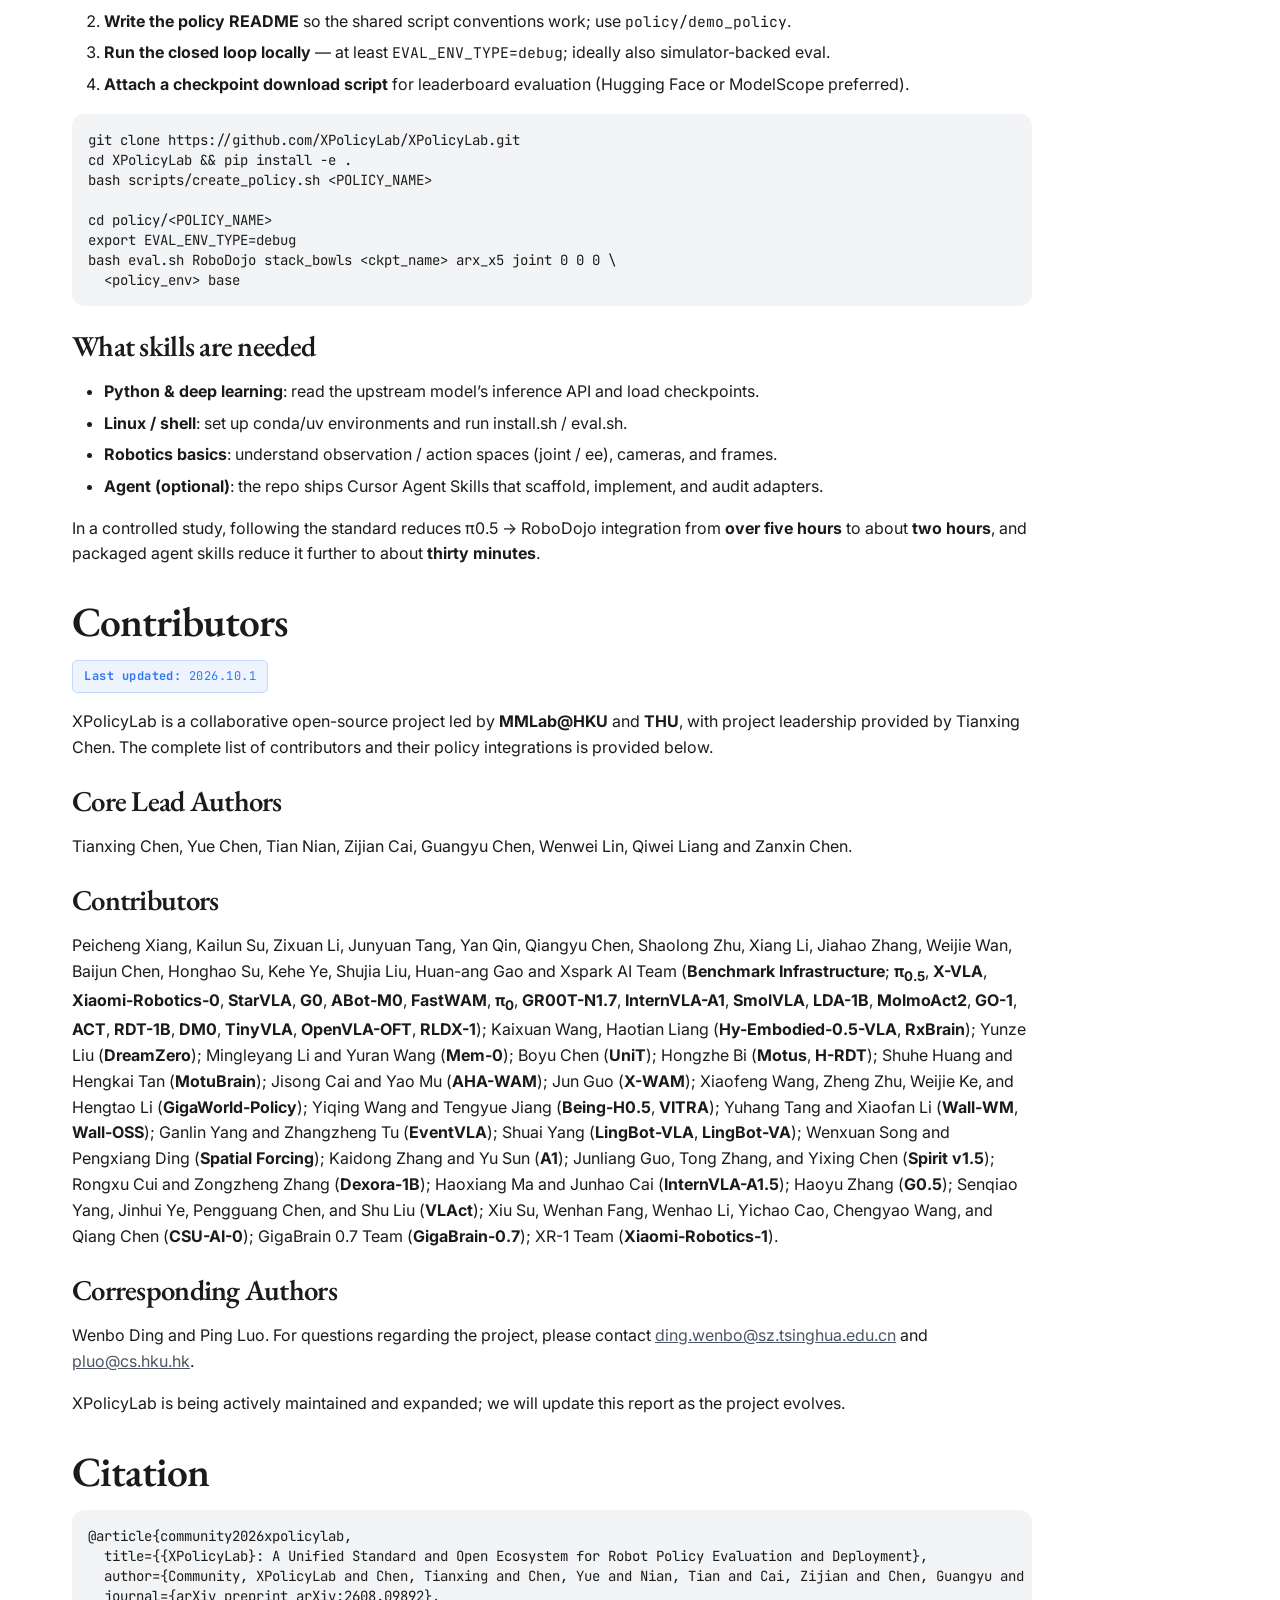
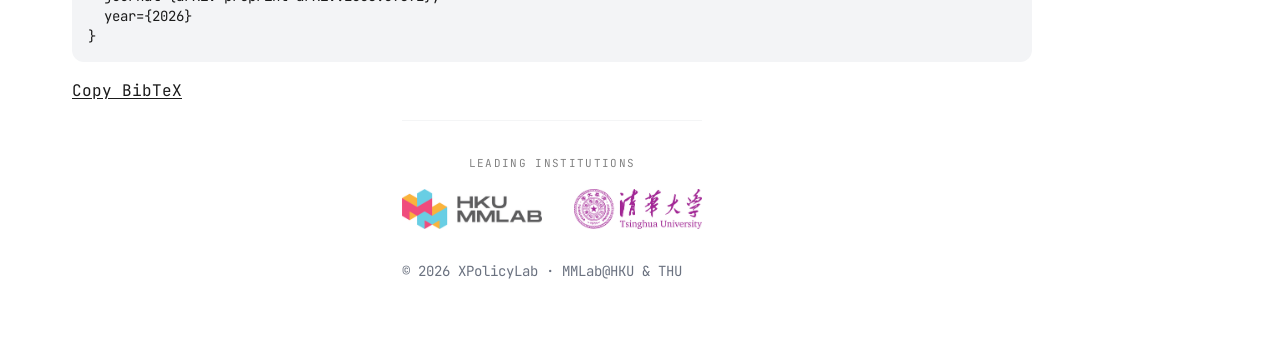
<file: contributors.html>
<!DOCTYPE html>
<html lang="en">
<head>
  <meta charset="UTF-8">
  <meta http-equiv="refresh" content="0; url=index.html">
  <link rel="canonical" href="https://xpolicylab.github.io/">
  <title>Redirecting to XPolicyLab</title>
  <script>location.replace("index.html");</script>
</head>
<body>
  <p><a href="index.html">Continue to XPolicyLab</a></p>
</body>
</html>
</file>
<file: css/styles.css>
*,
*::before,
*::after {
  box-sizing: border-box;
}

:root {
  --background: 255 255 255;
  --foreground: 27 27 27;
  --muted: 243 244 246;
  --muted-foreground: 107 114 128;
  --link: 75 85 99;
  --border: 209 213 219;
  --font-serif: "EB Garamond", "Times New Roman", serif;
  --font-sans: "Inter", "Helvetica Neue", Arial, sans-serif;
  --font-mono: "JetBrains Mono", Menlo, monospace;
  --measure: 60rem;
  --toc-width: 9rem;
  --page-pad: 1rem;
  --page-pad-md: 3rem;
  --space-1: 0.25rem;
  --space-2: 0.5rem;
  --space-4: 1rem;
  --space-6: 1.5rem;
  --space-8: 2rem;
  --space-12: 3rem;
  --space-16: 4rem;
  --radius: 0.75rem;
  --text-chrome: 0.875rem;
  --leading-chrome: 1.25rem;
  --text-brand: 1.875rem;
  --leading-brand: 2.25rem;
  --text-title: 3rem;
  --text-h2: clamp(2.125rem, 3.4vw, 2.6rem);
  --leading-h2: 1.08;
  --text-h3: clamp(1.55rem, 2.4vw, 1.8rem);
  --leading-h3: 1.16;
  --text-body: 1rem;
  --leading-body: 1.62;
  --text-caption: 0.875rem;
  --leading-caption: 1.625;
  --meta-label-col: 120px;
}

html {
  scroll-behavior: smooth;
}

body {
  margin: 0;
  min-height: 100vh;
  background: rgb(var(--background));
  color: rgb(var(--foreground));
  font-family: var(--font-mono);
  font-size: var(--text-chrome);
  line-height: var(--leading-chrome);
  font-weight: 400;
  -webkit-font-smoothing: antialiased;
}

a {
  color: inherit;
}

.page {
  padding: var(--page-pad);
  overflow-x: clip;
}

@media (min-width: 768px) {
  .page {
    padding: var(--page-pad-md);
  }
}

.layout {
  display: grid;
  grid-template-areas:
    "toc"
    "main"
    "foot";
  max-width: min(var(--measure), 100%);
  margin: 0 auto;
}

.layout > article {
  grid-area: main;
  min-width: 0;
  max-width: 100%;
  overflow-x: clip;
}

.layout > .toc {
  grid-area: toc;
}

.layout > .site-footer {
  grid-area: foot;
}

/* ── Table of contents ──────────────────────────────────────────── */
.toc {
  position: sticky;
  top: 0;
  z-index: 20;
  margin: 0 0 var(--space-4);
  padding: 0.45rem 0 0.55rem;
  font-family: var(--font-mono);
  font-size: 0.6875rem;
  line-height: var(--leading-chrome);
  background: rgb(var(--background) / 0.94);
  backdrop-filter: blur(10px);
  border-bottom: 1px solid rgb(var(--border) / 0.35);
}

.toc-label {
  display: none;
}

.toc-list {
  display: flex;
  gap: 0.35rem;
  margin: 0;
  padding: 0 0 0.1rem;
  list-style: none;
  overflow-x: auto;
  -webkit-overflow-scrolling: touch;
  scrollbar-width: none;
}

.toc-list::-webkit-scrollbar {
  display: none;
}

.toc-list a {
  flex: 0 0 auto;
  display: inline-block;
  padding: 0.22rem 0.55rem;
  border: 1px solid rgb(var(--border) / 0.7);
  border-radius: 999px;
  color: rgb(var(--muted-foreground));
  text-decoration: none;
  white-space: nowrap;
}

.toc-list a:hover {
  color: rgb(var(--foreground));
  border-color: rgb(var(--foreground) / 0.35);
}

.toc-list a.is-active {
  color: rgb(var(--foreground));
  background: rgb(var(--foreground) / 0.07);
  border-color: transparent;
  font-weight: 700;
}

@media (min-width: 1100px) {
  .layout {
    max-width: min(calc(var(--measure) + var(--toc-width) + var(--space-8)), 100%);
    grid-template-columns: minmax(0, var(--measure)) var(--toc-width);
    grid-template-areas:
      "main toc"
      "foot toc";
    column-gap: var(--space-8);
    align-items: start;
  }

  .layout > article {
    width: 100%;
  }

  .layout > .site-footer {
    margin-top: 0;
  }

  .toc {
    position: sticky;
    top: var(--space-12);
    width: var(--toc-width);
    margin: 0;
    padding: var(--space-2) 0 0;
    background: transparent;
    backdrop-filter: none;
    border-bottom: 0;
  }

  .toc-label {
    display: block;
    margin: 0 0 var(--space-2);
    font-weight: 700;
  }

  .toc-list {
    display: grid;
    gap: var(--space-2);
    overflow: visible;
    padding: 0;
  }

  .toc-list a {
    flex: none;
    width: fit-content;
    max-width: 100%;
    padding: 0.125rem 0.3rem;
    margin-inline: -0.3rem;
    border: 0;
    border-radius: 0.25rem;
    overflow: hidden;
    text-overflow: ellipsis;
  }

  .toc-list a.is-active {
    background: rgb(var(--foreground) / 0.07);
  }
}

.article-title {
  margin: 0 0 var(--space-6);
  font-family: Menlo, var(--font-mono);
  font-size: clamp(2rem, 5.5vw, 3rem);
  line-height: 1.1;
  letter-spacing: -0.02em;
  font-weight: 700;
}

.article-title .t-blue {
  color: #3078f0;
}

.article-title .t-black {
  color: rgb(var(--foreground));
}

.article-subtitle {
  margin: 0 0 var(--space-6);
  font-family: var(--font-serif);
  font-size: clamp(1.25rem, 2.4vw, 1.55rem);
  line-height: 1.25;
  font-weight: 500;
  color: rgb(var(--foreground) / 0.78);
  text-wrap: pretty;
}

.meta-bar {
  display: grid;
  gap: 0.75rem;
  margin: 0 0 var(--space-12);
  font-family: var(--font-mono);
  font-size: var(--text-chrome);
  line-height: var(--leading-chrome);
}

.meta-row {
  display: grid;
  gap: var(--space-2);
}

@media (min-width: 768px) {
  .meta-row {
    grid-template-columns: var(--meta-label-col) 1fr;
    gap: 0.125rem;
  }
}

.meta-label {
  color: rgb(var(--foreground));
}

.meta-value {
  color: rgb(var(--muted-foreground));
  overflow-wrap: anywhere;
}

.meta-value a {
  color: rgb(var(--foreground));
  text-decoration: underline;
  text-underline-offset: 2px;
}

.meta-value a[href^="mailto:"] {
  text-decoration: underline dotted;
  text-decoration-color: rgb(var(--foreground) / 0.5);
  text-underline-offset: 4px;
}

.meta-value a:hover {
  text-decoration-thickness: 2px;
}

.meta-icon {
  height: 1em;
  width: 1em;
  vertical-align: -0.12em;
  margin-right: 0.35em;
}

.lead {
  margin: 0 0 var(--space-6);
  font-family: var(--font-serif);
  font-size: clamp(0.8rem, 2vw, 1.1rem);
  font-style: italic;
  font-weight: 500;
  line-height: 1.4;
  letter-spacing: 0.04em;
  font-variant-numeric: oldstyle-nums;
  text-align: center;
  text-wrap: pretty;
  color: rgb(var(--foreground) / 0.82);
}

@media (min-width: 800px) {
  .lead {
    white-space: nowrap;
  }
}

.award-callout {
  display: grid;
  grid-template-columns: minmax(0, 11.5rem) minmax(0, 1fr);
  gap: 0.9rem 1.15rem;
  align-items: center;
  margin: 0 0 var(--space-8);
  padding: 0.7rem 0.85rem;
  border: 1px solid rgb(176 137 62 / 0.5);
  border-radius: var(--radius);
  background: linear-gradient(180deg, #fffaf2 0%, #fff 72%);
  text-decoration: none;
  color: inherit;
}

.award-callout:hover {
  border-color: rgb(138 100 36 / 0.85);
}

.award-callout img {
  display: block;
  width: 100%;
  height: auto;
  border-radius: 0.35rem;
  box-shadow: 0 0 0 1px rgb(176 137 62 / 0.4);
}

.award-callout-kicker {
  display: block;
  font-family: var(--font-serif);
  font-size: clamp(1.45rem, 2.6vw, 1.85rem);
  font-weight: 600;
  letter-spacing: -0.02em;
  line-height: 1.1;
  color: #8a6424;
}

.award-callout-title {
  display: block;
  margin-top: 0.4rem;
  font-family: var(--font-mono);
  font-size: 0.82rem;
  font-weight: 700;
  color: rgb(var(--foreground));
}

.award-callout-detail {
  display: block;
  margin-top: 0.25rem;
  font-family: var(--font-serif);
  font-size: 1rem;
  line-height: 1.35;
  color: rgb(var(--muted-foreground));
}

@media (max-width: 640px) {
  .award-callout {
    grid-template-columns: 1fr;
  }

  .award-callout img {
    width: 100%;
    max-width: none;
  }
}

.figure {
  margin: var(--space-8) auto;
  max-width: 52rem;
}

.figure--70 {
  width: 70%;
  max-width: 70%;
}

.figure img {
  display: block;
  width: 100%;
  height: auto;
}

.figure figcaption {
  margin-top: var(--space-2);
  font-family: var(--font-serif);
  font-size: var(--text-caption);
  line-height: var(--leading-caption);
  text-align: center;
  color: rgb(var(--foreground) / 0.65);
}

.prose {
  font-family: var(--font-sans);
  font-size: var(--text-body);
  line-height: var(--leading-body);
}

.prose :where(p, ul, ol) {
  margin: 0 0 var(--space-4);
}

.prose :where(ul, ol) {
  padding-left: var(--space-8);
}

.prose :where(li + li) {
  margin-top: 0.35rem;
}

.prose :where(strong) {
  font-weight: 700;
}

.prose :where(a) {
  color: rgb(var(--link));
  text-decoration: underline;
}

.prose :where(a):hover {
  text-decoration-thickness: 2px;
}

.prose :where(h2) {
  margin: var(--space-8) 0 var(--space-4);
  font-family: var(--font-serif);
  font-size: var(--text-h2);
  line-height: var(--leading-h2);
  letter-spacing: -0.025em;
  scroll-margin-top: var(--space-8);
  font-weight: 600;
}

.prose :where(h2:first-child) {
  margin-top: 0;
}

.prose :where(h3) {
  margin: var(--space-6) 0 var(--space-4);
  font-family: var(--font-serif);
  font-size: var(--text-h3);
  line-height: var(--leading-h3);
  letter-spacing: -0.025em;
  font-weight: 600;
}

.prose :where(hr) {
  margin: var(--space-8) 0;
  border: 0;
  border-top: 1px solid rgb(var(--border) / 0.25);
}

.prose :where(pre) {
  margin: 0 0 var(--space-4);
  padding: var(--space-4);
  font-family: var(--font-mono);
  font-size: var(--text-chrome);
  line-height: var(--leading-chrome);
  background: rgb(var(--muted));
  border-radius: var(--radius);
  overflow-x: auto;
}

.prose :where(code) {
  font-family: var(--font-mono);
  font-size: 0.92em;
}

.prose :where(pre code) {
  font-size: inherit;
}

.stat-strip {
  margin: 0 0 var(--space-4);
  padding: 0.7rem 0;
  border-top: 1px solid rgb(var(--border) / 0.45);
  border-bottom: 1px solid rgb(var(--border) / 0.45);
  list-style: none;
  display: flex;
  flex-wrap: wrap;
  justify-content: center;
  gap: 0.4rem 1.75rem;
}

.stat-strip li {
  display: flex;
  align-items: baseline;
  gap: 0.45rem;
  white-space: nowrap;
  margin: 0;
}

.stat-strip strong {
  font-family: var(--font-serif);
  font-size: 1.05rem;
  font-weight: 500;
  line-height: 1.25;
}

.stat-strip span {
  font-family: var(--font-mono);
  letter-spacing: 0.08em;
  color: rgb(var(--foreground) / 0.55);
  font-size: 0.6875rem;
  font-weight: 600;
  text-transform: uppercase;
}

/* ── Policy table ───────────────────────────────────────────────── */
.policy-table-wrap {
  margin: 0 0 var(--space-4);
  overflow-x: auto;
}

.policy-table {
  width: 100%;
  min-width: 42rem;
  border-collapse: collapse;
  table-layout: fixed;
  font-family: var(--font-mono);
  font-size: 0.8125rem;
  line-height: 1.35;
}

.policy-table td {
  width: 16.666%;
  padding: 0.55rem 0.45rem;
  border: 1px solid rgb(var(--border));
  text-align: center;
  vertical-align: middle;
  word-break: break-word;
  background: rgb(var(--background));
}

.policy-table a {
  color: rgb(var(--foreground));
  text-decoration: none;
}

.policy-table a:hover {
  color: #3078f0;
  text-decoration: underline;
  text-underline-offset: 2px;
}

/* ── Policy marquee ─────────────────────────────────────────────── */
.policy-marquee {
  position: relative;
  margin: var(--space-6) 0 var(--space-8);
  padding: var(--space-4) 0;
  border-top: 1px solid rgb(var(--border) / 0.25);
  border-bottom: 1px solid rgb(var(--border) / 0.25);
  overflow: hidden;
  background: rgb(var(--background));
}

.marquee-stage {
  display: flex;
  flex-direction: column;
  gap: 0.35rem;
}

.marquee-row {
  overflow: hidden;
  white-space: nowrap;
}

.marquee-track {
  display: inline-flex;
  align-items: center;
  will-change: transform;
  animation: marquee-scroll var(--dur, 60s) linear infinite;
}

.marquee-row:nth-child(even) .marquee-track {
  animation-direction: reverse;
}

@keyframes marquee-scroll {
  from { transform: translateX(0); }
  to   { transform: translateX(calc(-1 * var(--shift, 1000px))); }
}

.marquee-item {
  display: inline-flex;
  align-items: center;
  gap: 0.35rem;
  padding: 0 0.65rem;
  font-family: var(--font-mono);
  font-size: 0.875rem;
  font-weight: 500;
  color: rgb(var(--foreground) / 0.72);
  text-decoration: none;
  white-space: nowrap;
}

.marquee-item img {
  height: 1.5em;
  width: auto;
  max-width: 2.6em;
  object-fit: contain;
}

.marquee-item:hover {
  color: rgb(var(--foreground));
  text-decoration: underline;
  text-underline-offset: 3px;
}

.marquee-fade {
  position: absolute;
  top: 0;
  bottom: 0;
  width: 80px;
  pointer-events: none;
  z-index: 2;
}

.marquee-fade-left {
  left: 0;
  background: linear-gradient(to right, rgb(var(--background)) 0%, rgb(var(--background) / 0) 100%);
}

.marquee-fade-right {
  right: 0;
  background: linear-gradient(to left, rgb(var(--background)) 0%, rgb(var(--background) / 0) 100%);
}

.bench-logos {
  display: flex;
  flex-wrap: wrap;
  align-items: center;
  justify-content: center;
  gap: var(--space-8);
  width: 70%;
  margin: 0 auto var(--space-6);
}

.bench-logos a {
  flex: 1 1 0;
  min-width: 0;
  display: flex;
  justify-content: center;
}

.bench-logos img {
  display: block;
  width: 100%;
  height: auto;
  max-height: 4.5rem;
  object-fit: contain;
}

.bench-logos a:hover img {
  opacity: 0.75;
}

.update-badge {
  display: inline-block;
  margin: 0 0 var(--space-4);
  padding: 0.35rem 0.7rem;
  font-family: var(--font-mono);
  font-size: 0.75rem;
  letter-spacing: 0.04em;
  color: #3078f0;
  background: rgb(48 120 240 / 0.08);
  border: 1px solid rgb(48 120 240 / 0.22);
  border-radius: 0.35rem;
}

.text-btn {
  margin: 0;
  padding: 0;
  border: 0;
  background: none;
  color: rgb(var(--foreground));
  font: inherit;
  font-family: var(--font-mono);
  text-decoration: underline;
  text-underline-offset: 2px;
  cursor: pointer;
}

.text-btn:hover {
  text-decoration-thickness: 2px;
}

.text-btn.copied {
  color: rgb(var(--muted-foreground));
}

.site-footer {
  max-width: min(var(--measure), 100%);
  margin: var(--space-16) auto 0;
  padding-top: var(--space-8);
  border-top: 1px solid rgb(var(--border) / 0.25);
  color: rgb(var(--muted-foreground));
  font-family: var(--font-mono);
  font-size: var(--text-chrome);
}

.footer-logos {
  margin-bottom: var(--space-8);
  text-align: center;
}

.footer-logos-label {
  display: block;
  margin-bottom: var(--space-4);
  font-size: 0.6875rem;
  letter-spacing: 0.12em;
  text-transform: uppercase;
  color: rgb(var(--foreground) / 0.55);
}

.footer-logos-row {
  display: flex;
  flex-wrap: wrap;
  align-items: center;
  justify-content: center;
  gap: var(--space-8);
}

.footer-logo-img {
  height: 2.5rem;
  width: auto;
  object-fit: contain;
  opacity: 0.85;
}

.is-hidden {
  display: none !important;
}

@media (max-width: 640px) {
  .article-title {
    font-size: clamp(1.6rem, 8vw, 2rem);
  }

  .article-subtitle {
    font-size: clamp(1.1rem, 4.6vw, 1.3rem);
  }

  .lead {
    white-space: normal;
    letter-spacing: 0.02em;
  }

  .meta-bar {
    margin-bottom: var(--space-8);
  }

  .prose {
    font-size: 0.95rem;
  }

  .prose :where(ul, ol) {
    padding-left: var(--space-6);
  }

  .prose :where(pre) {
    padding: var(--space-3, 0.75rem);
    font-size: 0.75rem;
  }

  .figure {
    margin: var(--space-6) auto;
    max-width: 100%;
  }

  .bench-logos {
    width: 70%;
    gap: var(--space-4);
  }

  .bench-logos img {
    max-height: 3rem;
  }

  .marquee-fade {
    width: 40px;
  }

  .policy-table {
    font-size: 0.7rem;
  }

  .policy-table td {
    padding: 0.4rem 0.3rem;
  }

  .footer-logos-row {
    gap: var(--space-4);
  }

  .footer-logo-img {
    height: 2rem;
  }

  .stat-strip {
    justify-content: flex-start;
  }
}
</file>
<file: css/leaderboard.css>
/* Modular Top-10 leaderboard widgets (RoboTwin / RoboDojo). */

.lb-stack {
  display: grid;
  grid-template-columns: minmax(0, 1fr);
  gap: var(--space-6);
  margin: var(--space-8) 0;
  scroll-margin-top: var(--space-8);
  min-width: 0;
  max-width: 100%;
}

.lb-stack > * {
  min-width: 0;
  max-width: 100%;
  overflow: hidden;
}

.xpl-board {
  --lb-line: rgb(var(--border) / 0.7);
  --lb-ink: rgb(var(--foreground));
  --lb-soft: rgb(var(--muted-foreground));
  --lb-accent: #3078f0;
  width: 100%;
  min-width: 0;
  max-width: 100%;
  border: 1px solid var(--lb-line);
  border-radius: var(--radius);
  background: rgb(var(--background));
  overflow: hidden;
}

.xpl-board--robotwin { --lb-accent: #3f6f58; --lb-accent-soft: rgba(101, 164, 135, 0.14); }
.xpl-board--robodojo { --lb-accent: #4285f4; --lb-accent-soft: rgba(66, 133, 244, 0.12); }
.xpl-board--robodojo-real { --lb-accent: #0f766e; --lb-accent-soft: rgba(15, 118, 110, 0.12); }

.xpl-board__head {
  display: flex;
  align-items: flex-start;
  justify-content: space-between;
  gap: 0.75rem 1.25rem;
  flex-wrap: wrap;
  padding: 0.9rem 1rem 0.75rem;
  border-bottom: 1px solid rgb(var(--border) / 0.45);
  border-top: 3px solid var(--lb-accent);
}

.xpl-board__brand {
  display: flex;
  align-items: center;
  gap: 0.75rem;
  min-width: 0;
}

.xpl-board__logo {
  height: 1.85rem;
  width: auto;
  object-fit: contain;
}

.xpl-board__kicker {
  margin: 0;
  font-family: var(--font-mono);
  font-size: 0.625rem;
  font-weight: 700;
  letter-spacing: 0.1em;
  text-transform: uppercase;
  color: var(--lb-accent);
}

.xpl-board__head h3 {
  margin: 0.05rem 0 0;
  font-family: var(--font-serif);
  font-size: 1.25rem;
  line-height: 1.15;
  letter-spacing: -0.02em;
  font-weight: 600;
}

.xpl-board__meta {
  margin: 0.2rem 0 0;
  font-family: var(--font-mono);
  font-size: 0.6875rem;
  color: var(--lb-soft);
}

.xpl-board__side {
  display: flex;
  flex-direction: column;
  align-items: flex-end;
  gap: 0.35rem;
}

.xpl-board__live {
  display: inline-flex;
  align-items: center;
  gap: 0.35rem;
  font-family: var(--font-mono);
  font-size: 0.6875rem;
  color: var(--lb-soft);
}

.xpl-board__dot {
  width: 0.45rem;
  height: 0.45rem;
  border-radius: 999px;
  background: #22c55e;
  box-shadow: 0 0 0 3px rgba(34, 197, 94, 0.16);
}

.xpl-board__more,
.xpl-board__foot {
  font-family: var(--font-mono);
  font-size: 0.6875rem;
  font-weight: 600;
  color: var(--lb-accent);
  text-decoration: none;
}

.xpl-board__more:hover,
.xpl-board__foot:hover {
  text-decoration: underline;
  text-underline-offset: 2px;
}

.xpl-board__toolbar {
  display: flex;
  flex-wrap: wrap;
  align-items: center;
  gap: 0.65rem 1.1rem;
  padding: 0.6rem 1rem;
  background: rgb(var(--muted) / 0.55);
  border-bottom: 1px solid rgb(var(--border) / 0.4);
}

.xpl-board__sort {
  display: flex;
  align-items: center;
  flex-wrap: wrap;
  gap: 0.45rem 0.6rem;
}

.xpl-board__sort-label {
  font-family: var(--font-mono);
  font-size: 0.625rem;
  font-weight: 700;
  letter-spacing: 0.08em;
  text-transform: uppercase;
  color: var(--lb-soft);
}

.xpl-board__chips {
  display: inline-flex;
  flex-wrap: wrap;
  gap: 0.25rem;
}

.xpl-board__chip {
  margin: 0;
  padding: 0.2rem 0.55rem;
  border: 1px solid rgb(var(--border) / 0.8);
  border-radius: 999px;
  background: rgb(var(--background));
  color: rgb(var(--foreground) / 0.72);
  font-family: var(--font-mono);
  font-size: 0.6875rem;
  font-weight: 600;
  cursor: pointer;
}

.xpl-board__chip:hover {
  color: var(--lb-ink);
  border-color: var(--lb-accent);
}

.xpl-board__chip.is-active {
  background: var(--lb-accent-soft);
  border-color: transparent;
  color: var(--lb-accent);
}

.xpl-board__scroll {
  display: block;
  width: 100%;
  max-width: 100%;
  overflow-x: auto;
  overscroll-behavior-x: contain;
}

.xpl-board__table {
  width: 100%;
  border-collapse: collapse;
  font-family: var(--font-sans);
  font-size: 0.8125rem;
}

.xpl-board__table--wide {
  width: max-content;
  min-width: 100%;
}

.xpl-board__table th,
.xpl-board__table td {
  padding: 0.5rem 0.7rem;
  border-bottom: 1px solid rgb(var(--border) / 0.45);
  text-align: center;
  white-space: nowrap;
  vertical-align: middle;
}

.xpl-board__table thead th {
  background: rgb(var(--muted));
  color: var(--lb-soft);
  font-family: var(--font-mono);
  font-size: 0.625rem;
  font-weight: 700;
  letter-spacing: 0.08em;
  text-transform: uppercase;
}

.xpl-board__table thead th.is-sorted,
.xpl-board__table thead th.is-sorted button {
  color: var(--lb-accent);
}

.xpl-board__table thead th button {
  margin: 0;
  padding: 0;
  border: 0;
  background: none;
  color: inherit;
  font: inherit;
  letter-spacing: inherit;
  text-transform: inherit;
  cursor: pointer;
}

.xpl-board__table tbody tr:last-child td {
  border-bottom: 0;
}

.xpl-board__table tbody tr:hover td {
  background: rgb(var(--foreground) / 0.025);
}

.xpl-board__rank {
  font-family: var(--font-mono);
  font-weight: 700;
  font-variant-numeric: tabular-nums;
  color: var(--lb-soft);
  width: 3rem;
}

.xpl-board__rank.is-top {
  color: var(--lb-accent);
}

.xpl-board__method {
  text-align: left;
  font-weight: 650;
  letter-spacing: -0.01em;
  white-space: nowrap;
}

.xpl-board__model {
  margin-right: 0.4rem;
}

.xpl-board__tag {
  display: inline-block;
  vertical-align: middle;
  padding: 0.12rem 0.4rem;
  border-radius: 0.25rem;
  font-family: var(--font-mono);
  font-size: 0.625rem;
  font-weight: 700;
  letter-spacing: 0.02em;
  line-height: 1.2;
}

.xpl-board__tag--agent {
  color: #0369a1;
  background: rgba(14, 165, 233, 0.16);
  border: 1px solid #0369a1;
}

.xpl-board__tag--agent-vla {
  color: #b45309;
  background: rgba(245, 158, 11, 0.16);
  border: 1px solid #b45309;
}

.xpl-board__tag--vla {
  color: #4338ca;
  background: rgba(99, 102, 241, 0.14);
  border: 1px solid #4338ca;
}

.xpl-board__tag--vlm-wam {
  color: #be185d;
  background: rgba(236, 72, 153, 0.14);
  border: 1px solid #be185d;
}

.xpl-board__tag--wam {
  color: #0d9488;
  background: rgba(20, 184, 166, 0.16);
  border: 1px solid #0d9488;
}

.xpl-board__tag--il {
  color: #7e22ce;
  background: rgba(168, 85, 247, 0.16);
  border: 1px solid #7e22ce;
}

.xpl-board__who {
  text-align: left;
  color: var(--lb-soft);
  font-size: 0.75rem;
}

.xpl-board__score {
  font-family: var(--font-mono);
  font-weight: 700;
  font-variant-numeric: tabular-nums;
}

.xpl-board__score.is-avg { color: #3f6f58; }
.xpl-board__score.is-hard { color: #b45309; }
.xpl-board__score.is-easy { color: #0f766e; }

.xpl-board__badge {
  display: inline-block;
  padding: 0.1rem 0.4rem;
  border-radius: 0.3rem;
  font-family: var(--font-mono);
  font-size: 0.625rem;
  font-weight: 700;
  letter-spacing: 0.03em;
}

.xpl-board__badge--co {
  color: #3f6f58;
  background: rgba(101, 164, 135, 0.14);
  border: 1px solid rgba(101, 164, 135, 0.28);
}

.xpl-board__badge--sft {
  color: var(--lb-soft);
  background: rgb(var(--muted));
  border: 1px solid var(--lb-line);
}

.xpl-board__metric {
  font-family: var(--font-mono);
  font-size: 0.72rem;
  font-weight: 650;
  font-variant-numeric: tabular-nums;
}

.xpl-board__metric.is-sorted {
  background: var(--lb-accent-soft);
}

.xpl-board__metric.is-leader {
  color: var(--lb-accent);
  font-weight: 750;
}

.xpl-board__table tr.is-leader-row td {
  background: rgba(66, 133, 244, 0.05);
}

.xpl-board__foot {
  display: flex;
  align-items: center;
  justify-content: center;
  min-height: 2.4rem;
  border-top: 1px solid rgb(var(--border) / 0.45);
  letter-spacing: 0.04em;
  text-transform: uppercase;
}

.xpl-board__status,
.xpl-board__empty {
  margin: 0;
  padding: 1rem;
  text-align: center;
  font-family: var(--font-sans);
  font-size: 0.875rem;
  color: var(--lb-soft);
  white-space: normal;
}

.xpl-board__status code {
  font-family: var(--font-mono);
  font-size: 0.75em;
}

.xpl-board--loading .xpl-board__status {
  min-height: 6rem;
  display: flex;
  align-items: center;
  justify-content: center;
}

@media (max-width: 640px) {
  .lb-stack {
    margin: var(--space-6) 0;
    gap: var(--space-4);
  }

  .xpl-board__head {
    padding: 0.7rem 0.7rem 0.55rem;
    gap: 0.5rem 0.75rem;
  }

  .xpl-board__logo {
    height: 1.5rem;
  }

  .xpl-board__head h3 {
    font-size: 1.1rem;
  }

  .xpl-board__side {
    align-items: flex-start;
  }

  .xpl-board__toolbar {
    padding: 0.5rem 0.7rem;
    gap: 0.45rem 0.7rem;
  }

  .xpl-board__chip {
    padding: 0.18rem 0.45rem;
    font-size: 0.625rem;
  }

  .xpl-board__table,
  .xpl-board__table--wide {
    font-size: 0.75rem;
  }

  .xpl-board__table th,
  .xpl-board__table td {
    padding: 0.4rem 0.45rem;
  }

  .xpl-board__metric {
    font-size: 0.65rem;
  }

  .xpl-board__foot {
    min-height: 2.15rem;
    font-size: 0.625rem;
    padding: 0 0.5rem;
    text-align: center;
  }
}

/* RoboTwin: match the official leaderboard's green research-table style. */
.xpl-board--robotwin {
  --lb-accent: #347357;
  --lb-accent-soft: #eaf2ed;
  --lb-line: #e2e8e4;
  --lb-ink: #25332d;
  --lb-soft: #65716b;
  font-family: var(--font-sans);
  background: #fff;
  border-radius: 10px;
}
.xpl-board--robotwin .xpl-board__head { padding: 20px 24px; border-top: 0; border-bottom-color: var(--lb-line); align-items: center; }
.xpl-board--robotwin .xpl-board__logo { height: 30px; }
.xpl-board--robotwin .xpl-board__head h3 { font-family: var(--font-sans); font-size: 20px; font-weight: 600; letter-spacing: -.03em; color: #36453d; }
.xpl-board--robotwin .xpl-board__kicker { font-family: var(--font-sans); font-size: 10px; font-weight: 500; letter-spacing: .06em; color: #87938b; }
.xpl-board--robotwin .xpl-board__meta,
.xpl-board--robotwin .xpl-board__live { font-family: var(--font-sans); font-size: 11px; color: #829087; }
.xpl-board--robotwin .xpl-board__dot { width: 5px; height: 5px; background: #65a487; box-shadow: none; }
.xpl-board--robotwin .xpl-board__more,
.xpl-board--robotwin .xpl-board__foot { font-family: var(--font-sans); font-size: 11px; font-weight: 500; }
.xpl-board--robotwin .xpl-board__toolbar { padding: 14px 24px; background: #fff; border-bottom-color: var(--lb-line); }
.xpl-board--robotwin .xpl-board__chips { gap: 3px; }
.xpl-board--robotwin .xpl-board__chip { min-height: 32px; padding: 6px 10px; border-radius: 5px; border: 1px solid transparent; background: transparent; font-family: var(--font-sans); font-size: 11px; font-weight: 500; color: #68786e; }
.xpl-board--robotwin .xpl-board__chip.is-active { background: #eaf2ed; border-color: #dbe8df; color: #2c6c4c; }
.xpl-board--robotwin .xpl-board__chip:hover { background: #f0f5f1; border-color: #dbe8df; }
.xpl-board--robotwin button:focus-visible { outline: 2px solid #65a487; outline-offset: 3px; }
.xpl-board--robotwin .xpl-board__table th,
.xpl-board--robotwin .xpl-board__table td { padding: 12px; text-align: center; border-bottom-color: #edf0ee; font-variant-numeric: tabular-nums; }
.xpl-board--robotwin .xpl-board__table thead th { height: 42px; font-family: var(--font-sans); font-size: 11px; font-weight: 500; letter-spacing: 0; text-transform: none; background: #f5f8f6; color: #718177; }
.xpl-board--robotwin .xpl-board__table thead th.is-sorted { background: #eaf2ec; color: #35704f; box-shadow: inset 0 -2px #79aa8c; }
.xpl-board--robotwin .xpl-board__table tbody tr:hover td { background-color: #f7faf8; }
.xpl-board--robotwin .xpl-board__method { font-size: 13px; font-weight: 600; letter-spacing: -.015em; }
.xpl-board--robotwin .xpl-board__who { font-size: 11px; font-weight: 400; color: #7d8981; }
.xpl-board--robotwin .xpl-board__rank { font-family: var(--font-sans); font-size: 11px; font-weight: 400; color: #8d9891; }
.xpl-board--robotwin .xpl-board__rank.is-top { color: #35704f; font-weight: 600; }
.xpl-board--robotwin .xpl-board__score { font-family: var(--font-sans); font-size: 12px; font-weight: 500; color: #56695d; }
.xpl-board--robotwin .xpl-board__score.is-avg { font-weight: 700; color: #386c4e; }
.xpl-board--robotwin .xpl-board__badge { font-family: var(--font-sans); font-size: 10px; font-weight: 400; letter-spacing: 0; padding: 2px 6px; border: 0; border-radius: 4px; background: #f0f5f1; color: #74867a; }
.xpl-board--robotwin .xpl-board__badge--sft { color: #8d9190; background: #f4f5f4; }
@media (max-width: 640px) {
  .xpl-board--robotwin .xpl-board__head { padding: 16px; }
  .xpl-board--robotwin .xpl-board__logo { height: 25px; }
  .xpl-board--robotwin .xpl-board__head h3 { font-size: 17px; }
  .xpl-board--robotwin .xpl-board__toolbar { padding: 12px 16px; }
  .xpl-board--robotwin .xpl-board__table th,
  .xpl-board--robotwin .xpl-board__table td { padding: 10px; }
}
</file>
